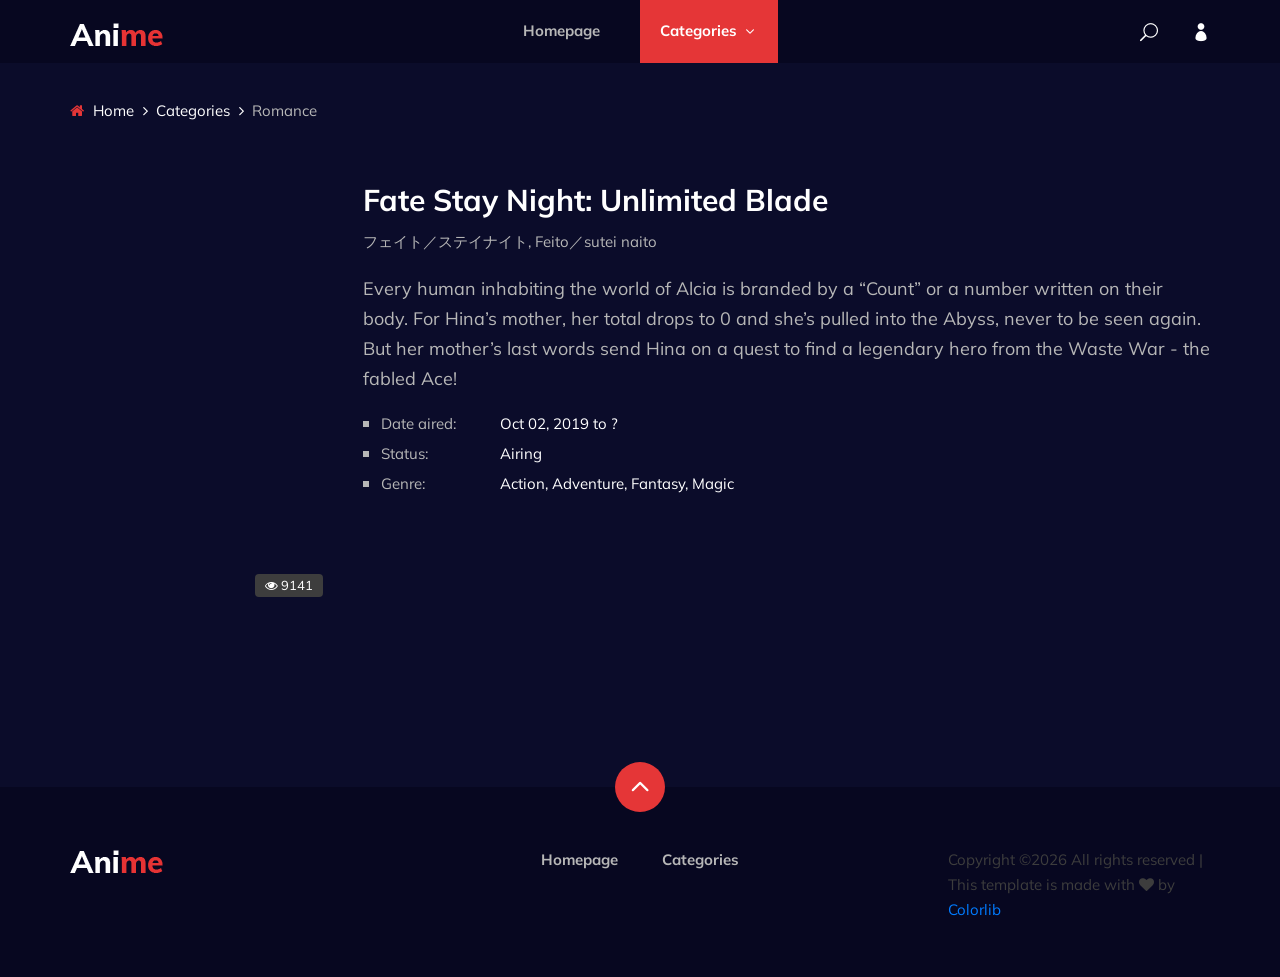
<file: layout/anime-details.html>
<!DOCTYPE html>
<html lang="zxx">

<head>
    <meta charset="UTF-8">
    <meta name="description" content="Anime Template">
    <meta name="keywords" content="Anime, unica, creative, html">
    <meta name="viewport" content="width=device-width, initial-scale=1.0">
    <meta http-equiv="X-UA-Compatible" content="ie=edge">
    <title>Anime | Template</title>

    <!-- Google Font -->
    <link href="https://fonts.googleapis.com/css2?family=Oswald:wght@300;400;500;600;700&display=swap" rel="stylesheet">
    <link href="https://fonts.googleapis.com/css2?family=Mulish:wght@300;400;500;600;700;800;900&display=swap"
        rel="stylesheet">
    <link rel="stylesheet" href="https://unpkg.com/swiper@8/swiper-bundle.min.css" />
    <!-- Css Styles -->
    <link rel="stylesheet" href="css/bootstrap.min.css" type="text/css">
    <link rel="stylesheet" href="css/font-awesome.min.css" type="text/css">
    <link rel="stylesheet" href="css/elegant-icons.css" type="text/css">
    <link rel="stylesheet" href="css/style.css" type="text/css">
</head>

<body>
    <!-- Page Preloader -->
    <div id="preloader" class="preloader">
        <div class="loader"></div>
    </div>

    <!-- Header Section Begin -->
    <header class="header">
        <div class="container">
            <div class="row">
                <div class="col-lg-2">
                    <div class="header__logo">
                        <a href="./index.html">
                            <img src="img/logo.png" alt="">
                        </a>
                    </div>
                </div>
                <div class="col-lg-8">
                    <div class="header__nav">
                        <nav class="header__menu mobile-menu">
                            <ul>
                                <li><a href="./index.html">Homepage</a></li>
                                <li class="active"><a href="./categories.html">Categories <span class="arrow_carrot-down"></span></a>
                                    <ul class="dropdown">
                                        <li><a href="./categories.html">Categories</a></li>
                                    </ul>
                                </li>
                            </ul>
                        </nav>
                    </div>
                </div>
                <div class="col-lg-2">
                    <div class="header__right">
                        <a href="#" class="search-switch"><span class="icon_search"></span></a>
                        <a href="./login.html"><span class="icon_profile"></span></a>
                    </div>
                </div>
            </div>
            <div id="mobile-menu-wrap"></div>
        </div>
    </header>
    <!-- Header End -->

    <!-- Breadcrumb Begin -->
    <div class="breadcrumb-option">
        <div class="container">
            <div class="row">
                <div class="col-lg-12">
                    <div class="breadcrumb__links">
                        <a href="./index.html"><i class="fa fa-home"></i> Home</a>
                        <a href="./categories.html">Categories</a>
                        <span>Romance</span>
                    </div>
                </div>
            </div>
        </div>
    </div>
    <!-- Breadcrumb End -->

    <!-- Anime Section Begin -->
    <section class="anime-details spad">
        <div class="container">
            <div class="anime__details__content">
                <div class="row">
                    <div class="col-lg-3">
                        <div class="anime__details__pic set-bg" data-setbg="img/anime/details-pic.jpg">
                            <div class="view"><i class="fa fa-eye"></i> 9141</div>
                        </div>
                    </div>
                    <div class="col-lg-9">
                        <div class="anime__details__text">
                            <div class="anime__details__title">
                                <h3>Fate Stay Night: Unlimited Blade</h3>
                                <span>フェイト／ステイナイト, Feito／sutei naito</span>
                            </div>
   
                            <p>Every human inhabiting the world of Alcia is branded by a “Count” or a number written on
                                their body. For Hina’s mother, her total drops to 0 and she’s pulled into the Abyss,
                                never to be seen again. But her mother’s last words send Hina on a quest to find a
                            legendary hero from the Waste War - the fabled Ace!</p>
                            <div class="anime__details__widget">
                                <div class="row">
                                    <div class="col-lg-6 col-md-6">
                                        <ul>
                                            <li><span>Date aired:</span> Oct 02, 2019 to ?</li>
                                            <li><span>Status:</span> Airing</li>
                                            <li><span>Genre:</span> Action, Adventure, Fantasy, Magic</li>
                                        </ul>
                                    </div>
                                    <div class="col-lg-6 col-md-6">
                                    </div>
                                </div>
                            </div>
                        </div>
                    </div>
                </div>
            </div>
        </section>
        <!-- Anime Section End -->

        <!-- Footer Section Begin -->
        <footer class="footer">
            <div class="page-up">
                <a href="#" id="scrollToTopButton"><span class="arrow_carrot-up"></span></a>
            </div>
            <div class="container">
                <div class="row">
                    <div class="col-lg-3">
                        <div class="footer__logo">
                            <a href="./index.html"><img src="img/logo.png" alt=""></a>
                        </div>
                    </div>
                    <div class="col-lg-6">
                        <div class="footer__nav">
                            <ul>
                                <li class="active"><a href="./index.html">Homepage</a></li>
                                <li><a href="./categories.html">Categories</a></li>
                            </ul>
                        </div>
                    </div>
                    <div class="col-lg-3">
                        <p><!-- Link back to Colorlib can't be removed. Template is licensed under CC BY 3.0. -->
                          Copyright &copy;<script>document.write(new Date().getFullYear());</script> All rights reserved | This template is made with <i class="fa fa-heart" aria-hidden="true"></i> by <a href="https://colorlib.com" target="_blank">Colorlib</a>
                          <!-- Link back to Colorlib can't be removed. Template is licensed under CC BY 3.0. --></p>

                      </div>
                  </div>
              </div>
          </footer>
          <!-- Footer Section End -->

          <!-- Search model Begin -->
          <div class="search-model">
            <div class="h-100 d-flex align-items-center justify-content-center">
                <div class="search-close-switch"><i class="icon_close"></i></div>
                <form class="search-model-form">
                    <input type="text" id="search-input" placeholder="Search here.....">
                </form>
            </div>
        </div>
        <!-- Search model end -->

        <!-- Js Plugins -->
    </body>

    </html>
</file>
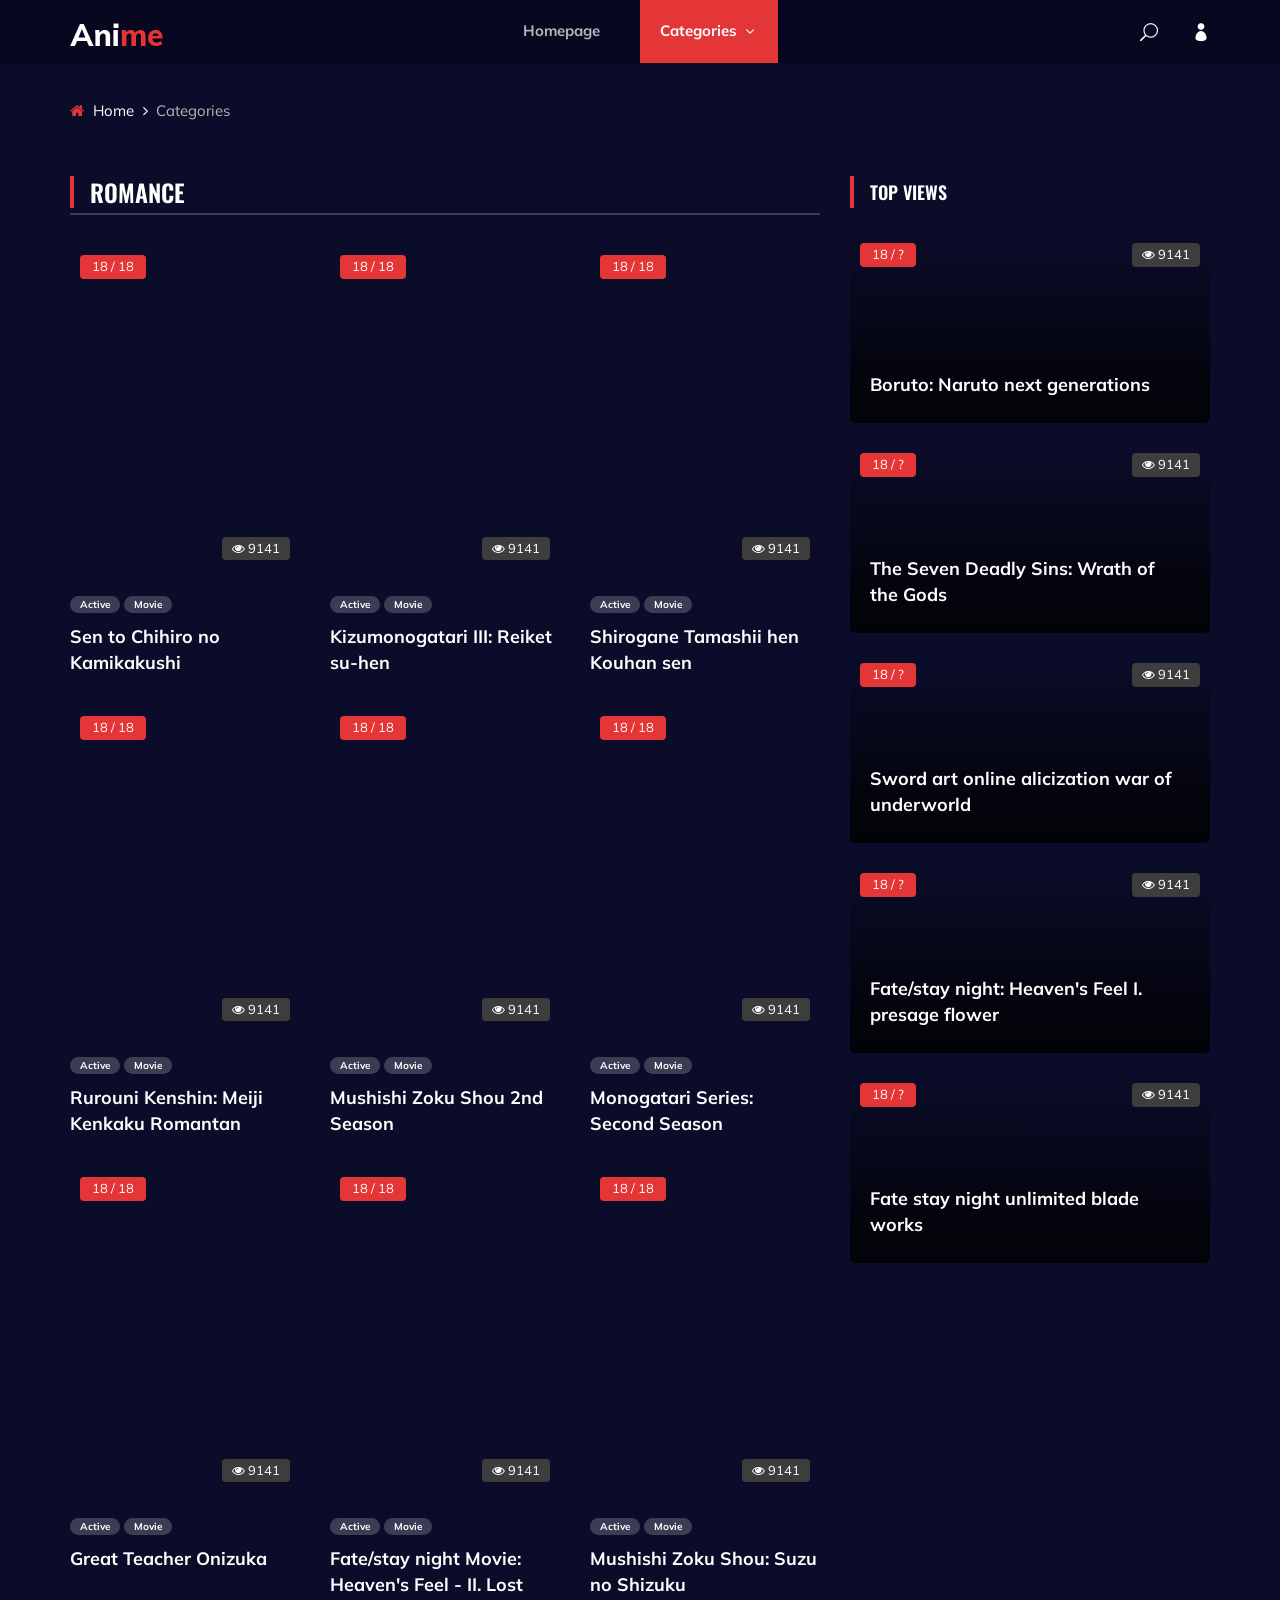
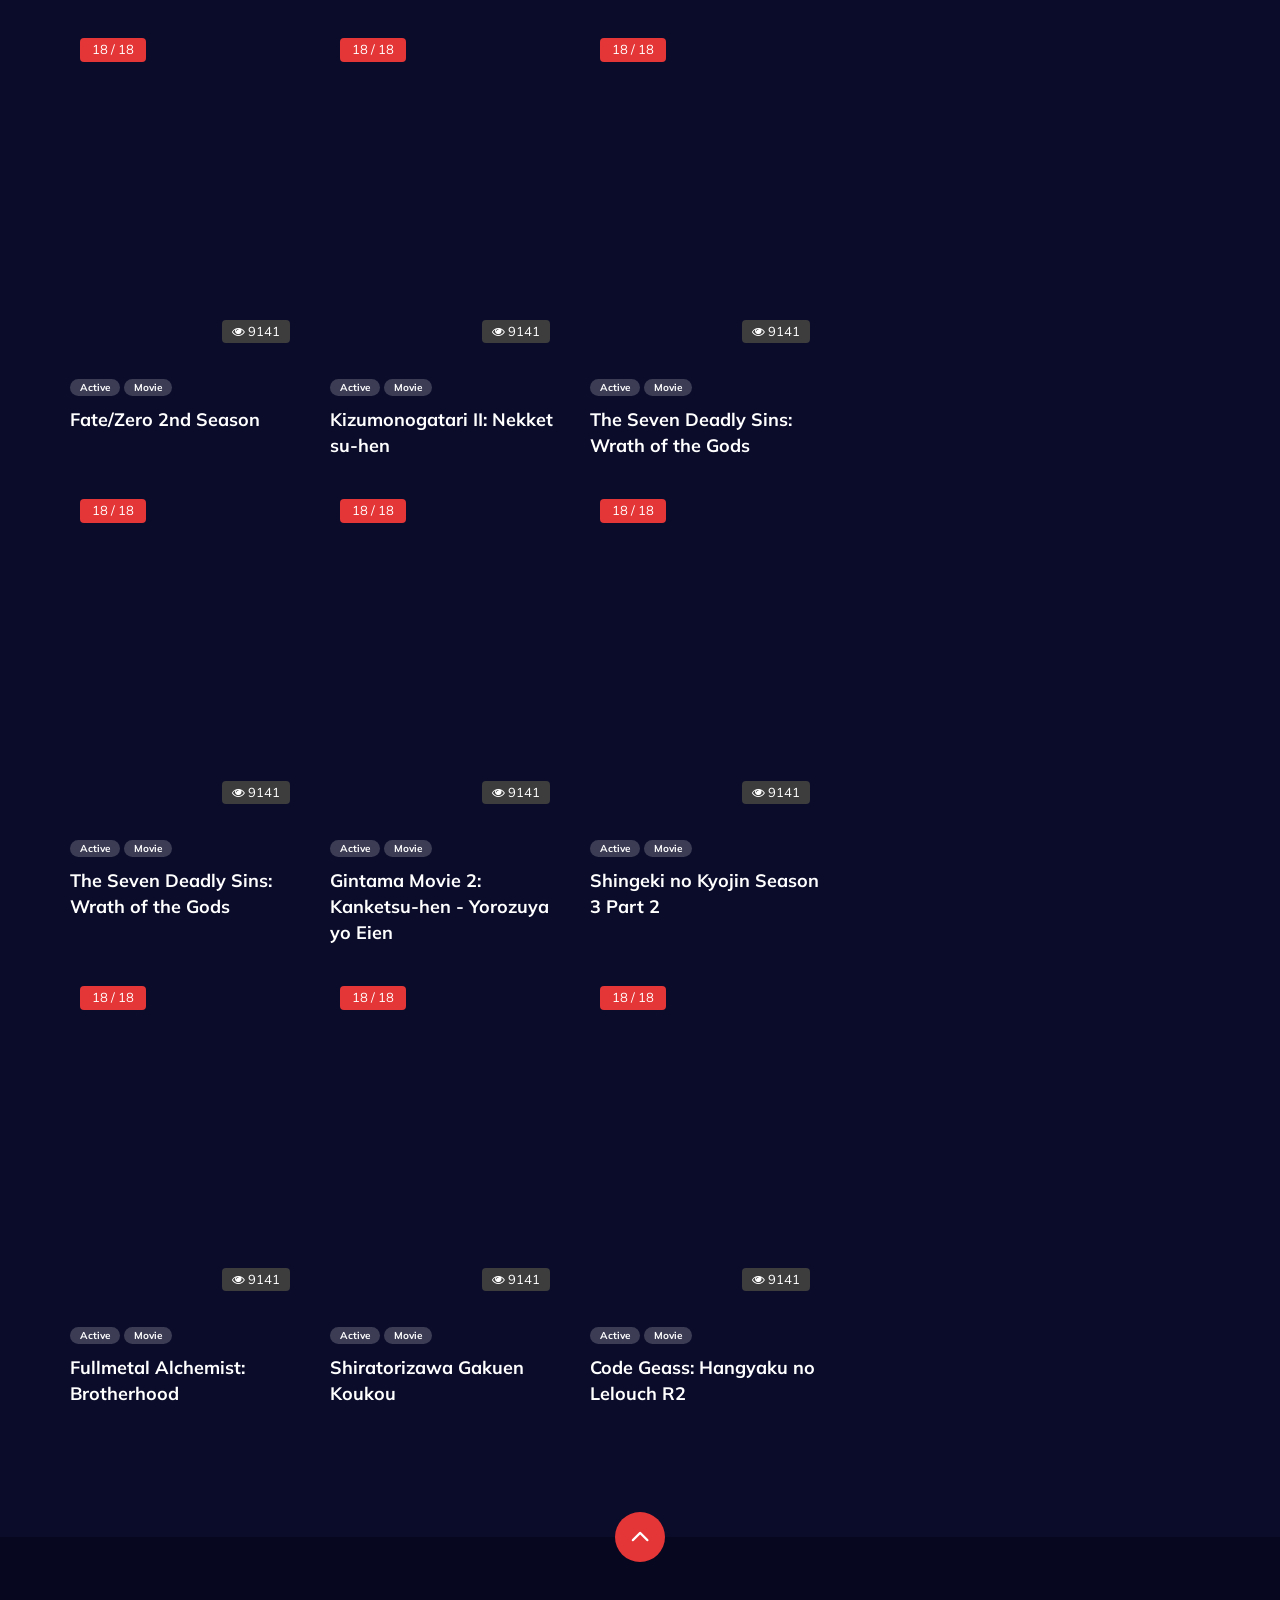
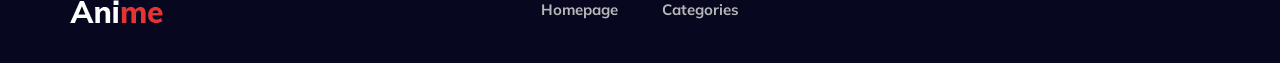
<file: layout/categories.html>
<!DOCTYPE html>
<html lang="zxx">

<head>
    <meta charset="UTF-8">
    <meta name="description" content="Anime Template">
    <meta name="keywords" content="Anime, unica, creative, html">
    <meta name="viewport" content="width=device-width, initial-scale=1.0">
    <meta http-equiv="X-UA-Compatible" content="ie=edge">
    <title>Anime | Template</title>

    <!-- Google Font -->
    <link href="https://fonts.googleapis.com/css2?family=Oswald:wght@300;400;500;600;700&display=swap" rel="stylesheet">
    <link href="https://fonts.googleapis.com/css2?family=Mulish:wght@300;400;500;600;700;800;900&display=swap"
        rel="stylesheet">
    <link rel="stylesheet" href="https://unpkg.com/swiper@8/swiper-bundle.min.css" />
    <!-- Css Styles -->
    <link rel="stylesheet" href="css/bootstrap.min.css" type="text/css">
    <link rel="stylesheet" href="css/font-awesome.min.css" type="text/css">
    <link rel="stylesheet" href="css/elegant-icons.css" type="text/css">
    <link rel="stylesheet" href="css/style.css" type="text/css">
</head>

<body>
    <!-- Page Preloader -->
    <div id="preloader" class="preloader">
        <div class="loader"></div>
    </div>

    <!-- Header Section Begin -->
    <header class="header">
        <div class="container">
            <div class="row">
                <div class="col-lg-2">
                    <div class="header__logo">
                        <a href="./index.html">
                            <img src="img/logo.png" alt="">
                        </a>
                    </div>
                </div>
                <div class="col-lg-8">
                    <div class="header__nav">
                        <nav class="header__menu mobile-menu">
                            <ul>
                                <li><a href="./index.html">Homepage</a></li>
                                <li class="active">
                                    <a href="./categories.html">
                                        Categories <span class="arrow_carrot-down"></span>
                                    </a>
                                    
                                    <ul class="dropdown">
                                        <li><a href="./categories.html">Categories</a></li>
                                    </ul>
                                </li>
                            </ul>
                        </nav>
                    </div>
                </div>
                <div class="col-lg-2">
                    <div class="header__right">
                        <a href="#" class="search-switch"><span class="icon_search"></span></a>
                        <a href="./login.html"><span class="icon_profile"></span></a>
                    </div>
                </div>
            </div>
            <div id="mobile-menu-wrap"></div>
        </div>
    </header>
    <!-- Header End -->

    <!-- Breadcrumb Begin -->
    <div class="breadcrumb-option">
        <div class="container">
            <div class="row">
                <div class="col-lg-12">
                    <div class="breadcrumb__links">
                        <a href="./index.html"><i class="fa fa-home"></i> Home</a>
                        <span>Categories</span>
                    </div>
                </div>
            </div>
        </div>
    </div>
    <!-- Breadcrumb End -->

    <!-- Product Section Begin -->
    <section class="product-page spad">
        <div class="container">
            <div class="row">
                <div class="col-lg-8">
                    <div class="product__page__content">
                        <div class="product__page__title">
                            <div class="row">
                                <div class="col-lg-8 col-md-8 col-sm-6">
                                    <div class="section-title">
                                        <h4>Romance</h4>
                                    </div>
                                </div>
                            </div>
                        </div>
                        <div class="row">
                            <div class="col-lg-4 col-md-6 col-sm-6">
                                <div class="product__item">
                                    <div class="product__item__pic set-bg" data-setbg="img/popular/popular-1.jpg">
                                        <div class="ep">18 / 18</div>
                                        <div class="view"><i class="fa fa-eye"></i> 9141</div>
                                    </div>
                                    <div class="product__item__text">
                                        <ul>
                                            <li>Active</li>
                                            <li>Movie</li>
                                        </ul>
                                        <h5><a href="#">Sen to Chihiro no Kamikakushi</a></h5>
                                    </div>
                                </div>
                            </div>
                            <div class="col-lg-4 col-md-6 col-sm-6">
                                <div class="product__item">
                                    <div class="product__item__pic set-bg" data-setbg="img/popular/popular-2.jpg">
                                        <div class="ep">18 / 18</div>
                                        <div class="view"><i class="fa fa-eye"></i> 9141</div>
                                    </div>
                                    <div class="product__item__text">
                                        <ul>
                                            <li>Active</li>
                                            <li>Movie</li>
                                        </ul>
                                        <h5><a href="#">Kizumonogatari III: Reiket su-hen</a></h5>
                                    </div>
                                </div>
                            </div>
                            <div class="col-lg-4 col-md-6 col-sm-6">
                                <div class="product__item">
                                    <div class="product__item__pic set-bg" data-setbg="img/popular/popular-3.jpg">
                                        <div class="ep">18 / 18</div>
                                        <div class="view"><i class="fa fa-eye"></i> 9141</div>
                                    </div>
                                    <div class="product__item__text">
                                        <ul>
                                            <li>Active</li>
                                            <li>Movie</li>
                                        </ul>
                                        <h5><a href="#">Shirogane Tamashii hen Kouhan sen</a></h5>
                                    </div>
                                </div>
                            </div>
                            <div class="col-lg-4 col-md-6 col-sm-6">
                                <div class="product__item">
                                    <div class="product__item__pic set-bg" data-setbg="img/popular/popular-4.jpg">
                                        <div class="ep">18 / 18</div>
                                        <div class="view"><i class="fa fa-eye"></i> 9141</div>
                                    </div>
                                    <div class="product__item__text">
                                        <ul>
                                            <li>Active</li>
                                            <li>Movie</li>
                                        </ul>
                                        <h5><a href="#">Rurouni Kenshin: Meiji Kenkaku Romantan</a></h5>
                                    </div>
                                </div>
                            </div>
                            <div class="col-lg-4 col-md-6 col-sm-6">
                                <div class="product__item">
                                    <div class="product__item__pic set-bg" data-setbg="img/popular/popular-5.jpg">
                                        <div class="ep">18 / 18</div>
                                        <div class="view"><i class="fa fa-eye"></i> 9141</div>
                                    </div>
                                    <div class="product__item__text">
                                        <ul>
                                            <li>Active</li>
                                            <li>Movie</li>
                                        </ul>
                                        <h5><a href="#">Mushishi Zoku Shou 2nd Season</a></h5>
                                    </div>
                                </div>
                            </div>
                            <div class="col-lg-4 col-md-6 col-sm-6">
                                <div class="product__item">
                                    <div class="product__item__pic set-bg" data-setbg="img/popular/popular-6.jpg">
                                        <div class="ep">18 / 18</div>
                                        <div class="view"><i class="fa fa-eye"></i> 9141</div>
                                    </div>
                                    <div class="product__item__text">
                                        <ul>
                                            <li>Active</li>
                                            <li>Movie</li>
                                        </ul>
                                        <h5><a href="#">Monogatari Series: Second Season</a></h5>
                                    </div>
                                </div>
                            </div>
                            <div class="col-lg-4 col-md-6 col-sm-6">
                                <div class="product__item">
                                    <div class="product__item__pic set-bg" data-setbg="img/recent/recent-1.jpg">
                                        <div class="ep">18 / 18</div>
                                        <div class="view"><i class="fa fa-eye"></i> 9141</div>
                                    </div>
                                    <div class="product__item__text">
                                        <ul>
                                            <li>Active</li>
                                            <li>Movie</li>
                                        </ul>
                                        <h5><a href="#">Great Teacher Onizuka</a></h5>
                                    </div>
                                </div>
                            </div>
                            <div class="col-lg-4 col-md-6 col-sm-6">
                                <div class="product__item">
                                    <div class="product__item__pic set-bg" data-setbg="img/recent/recent-2.jpg">
                                        <div class="ep">18 / 18</div>
                                        <div class="view"><i class="fa fa-eye"></i> 9141</div>
                                    </div>
                                    <div class="product__item__text">
                                        <ul>
                                            <li>Active</li>
                                            <li>Movie</li>
                                        </ul>
                                        <h5><a href="#">Fate/stay night Movie: Heaven's Feel - II. Lost</a></h5>
                                    </div>
                                </div>
                            </div>
                            <div class="col-lg-4 col-md-6 col-sm-6">
                                <div class="product__item">
                                    <div class="product__item__pic set-bg" data-setbg="img/recent/recent-3.jpg">
                                        <div class="ep">18 / 18</div>
                                        <div class="view"><i class="fa fa-eye"></i> 9141</div>
                                    </div>
                                    <div class="product__item__text">
                                        <ul>
                                            <li>Active</li>
                                            <li>Movie</li>
                                        </ul>
                                        <h5><a href="#">Mushishi Zoku Shou: Suzu no Shizuku</a></h5>
                                    </div>
                                </div>
                            </div>
                            <div class="col-lg-4 col-md-6 col-sm-6">
                                <div class="product__item">
                                    <div class="product__item__pic set-bg" data-setbg="img/recent/recent-4.jpg">
                                        <div class="ep">18 / 18</div>
                                        <div class="view"><i class="fa fa-eye"></i> 9141</div>
                                    </div>
                                    <div class="product__item__text">
                                        <ul>
                                            <li>Active</li>
                                            <li>Movie</li>
                                        </ul>
                                        <h5><a href="#">Fate/Zero 2nd Season</a></h5>
                                    </div>
                                </div>
                            </div>
                            <div class="col-lg-4 col-md-6 col-sm-6">
                                <div class="product__item">
                                    <div class="product__item__pic set-bg" data-setbg="img/recent/recent-5.jpg">
                                        <div class="ep">18 / 18</div>
                                        <div class="view"><i class="fa fa-eye"></i> 9141</div>
                                    </div>
                                    <div class="product__item__text">
                                        <ul>
                                            <li>Active</li>
                                            <li>Movie</li>
                                        </ul>
                                        <h5><a href="#">Kizumonogatari II: Nekket su-hen</a></h5>
                                    </div>
                                </div>
                            </div>
                            <div class="col-lg-4 col-md-6 col-sm-6">
                                <div class="product__item">
                                    <div class="product__item__pic set-bg" data-setbg="img/recent/recent-6.jpg">
                                        <div class="ep">18 / 18</div>
                                        <div class="view"><i class="fa fa-eye"></i> 9141</div>
                                    </div>
                                    <div class="product__item__text">
                                        <ul>
                                            <li>Active</li>
                                            <li>Movie</li>
                                        </ul>
                                        <h5><a href="#">The Seven Deadly Sins: Wrath of the Gods</a></h5>
                                    </div>
                                </div>
                            </div>
                            <div class="col-lg-4 col-md-6 col-sm-6">
                                <div class="product__item">
                                    <div class="product__item__pic set-bg" data-setbg="img/trending/trend-1.jpg">
                                        <div class="ep">18 / 18</div>
                                        <div class="view"><i class="fa fa-eye"></i> 9141</div>
                                    </div>
                                    <div class="product__item__text">
                                        <ul>
                                            <li>Active</li>
                                            <li>Movie</li>
                                        </ul>
                                        <h5><a href="#">The Seven Deadly Sins: Wrath of the Gods</a></h5>
                                    </div>
                                </div>
                            </div>
                            <div class="col-lg-4 col-md-6 col-sm-6">
                                <div class="product__item">
                                    <div class="product__item__pic set-bg" data-setbg="img/trending/trend-2.jpg">
                                        <div class="ep">18 / 18</div>
                                        <div class="view"><i class="fa fa-eye"></i> 9141</div>
                                    </div>
                                    <div class="product__item__text">
                                        <ul>
                                            <li>Active</li>
                                            <li>Movie</li>
                                        </ul>
                                        <h5><a href="#">Gintama Movie 2: Kanketsu-hen - Yorozuya yo Eien</a></h5>
                                    </div>
                                </div>
                            </div>
                            <div class="col-lg-4 col-md-6 col-sm-6">
                                <div class="product__item">
                                    <div class="product__item__pic set-bg" data-setbg="img/trending/trend-3.jpg">
                                        <div class="ep">18 / 18</div>
                                        <div class="view"><i class="fa fa-eye"></i> 9141</div>
                                    </div>
                                    <div class="product__item__text">
                                        <ul>
                                            <li>Active</li>
                                            <li>Movie</li>
                                        </ul>
                                        <h5><a href="#">Shingeki no Kyojin Season 3 Part 2</a></h5>
                                    </div>
                                </div>
                            </div>
                            <div class="col-lg-4 col-md-6 col-sm-6">
                                <div class="product__item">
                                    <div class="product__item__pic set-bg" data-setbg="img/trending/trend-4.jpg">
                                        <div class="ep">18 / 18</div>
                                        <div class="view"><i class="fa fa-eye"></i> 9141</div>
                                    </div>
                                    <div class="product__item__text">
                                        <ul>
                                            <li>Active</li>
                                            <li>Movie</li>
                                        </ul>
                                        <h5><a href="#">Fullmetal Alchemist: Brotherhood</a></h5>
                                    </div>
                                </div>
                            </div>
                            <div class="col-lg-4 col-md-6 col-sm-6">
                                <div class="product__item">
                                    <div class="product__item__pic set-bg" data-setbg="img/trending/trend-5.jpg">
                                        <div class="ep">18 / 18</div>
                                        <div class="view"><i class="fa fa-eye"></i> 9141</div>
                                    </div>
                                    <div class="product__item__text">
                                        <ul>
                                            <li>Active</li>
                                            <li>Movie</li>
                                        </ul>
                                        <h5><a href="#">Shiratorizawa Gakuen Koukou</a></h5>
                                    </div>
                                </div>
                            </div>
                            <div class="col-lg-4 col-md-6 col-sm-6">
                                <div class="product__item">
                                    <div class="product__item__pic set-bg" data-setbg="img/trending/trend-6.jpg">
                                        <div class="ep">18 / 18</div>
                                        <div class="view"><i class="fa fa-eye"></i> 9141</div>
                                    </div>
                                    <div class="product__item__text">
                                        <ul>
                                            <li>Active</li>
                                            <li>Movie</li>
                                        </ul>
                                        <h5><a href="#">Code Geass: Hangyaku no Lelouch R2</a></h5>
                                    </div>
                                </div>
                            </div>
                        </div>
                    </div>
                </div>
                <div class="col-lg-4 col-md-6 col-sm-8">
                    <div class="product__sidebar">
                        <div class="product__sidebar__view">
                            <div class="section-title">
                                <h5>Top Views</h5>
                            </div>
                            <div class="filter__gallery">
                                <div class="product__sidebar__view__item set-bg mix day years"
                                    data-setbg="img/sidebar/tv-1.jpg">
                                    <div class="ep">18 / ?</div>
                                    <div class="view"><i class="fa fa-eye"></i> 9141</div>
                                    <h5><a href="#">Boruto: Naruto next generations</a></h5>
                                </div>
                                <div class="product__sidebar__view__item set-bg mix month week"
                                    data-setbg="img/sidebar/tv-2.jpg">
                                    <div class="ep">18 / ?</div>
                                    <div class="view"><i class="fa fa-eye"></i> 9141</div>
                                    <h5><a href="#">The Seven Deadly Sins: Wrath of the Gods</a></h5>
                                </div>
                                <div class="product__sidebar__view__item set-bg mix week years"
                                    data-setbg="img/sidebar/tv-3.jpg">
                                    <div class="ep">18 / ?</div>
                                    <div class="view"><i class="fa fa-eye"></i> 9141</div>
                                    <h5><a href="#">Sword art online alicization war of underworld</a></h5>
                                </div>
                                <div class="product__sidebar__view__item set-bg mix years month"
                                    data-setbg="img/sidebar/tv-4.jpg">
                                    <div class="ep">18 / ?</div>
                                    <div class="view"><i class="fa fa-eye"></i> 9141</div>
                                    <h5><a href="#">Fate/stay night: Heaven's Feel I. presage flower</a></h5>
                                </div>
                                <div class="product__sidebar__view__item set-bg mix day"
                                    data-setbg="img/sidebar/tv-5.jpg">
                                    <div class="ep">18 / ?</div>
                                    <div class="view"><i class="fa fa-eye"></i> 9141</div>
                                    <h5><a href="#">Fate stay night unlimited blade works</a></h5>
                                </div>
                            </div>
                        </div>
                    </div>
                </div>
            </div>
        </div>
    </section>
    <!-- Product Section End -->

    <!-- Footer Section Begin -->
    <footer class="footer">
        <div class="page-up">
            <a href="#" id="scrollToTopButton"><span class="arrow_carrot-up"></span></a>
        </div>
        <div class="container">
            <div class="row">
                <div class="col-lg-3">
                    <div class="footer__logo">
                        <a href="./index.html"><img src="img/logo.png" alt=""></a>
                    </div>
                </div>
                <div class="col-lg-6">
                    <div class="footer__nav">
                        <ul>
                            <li class="active"><a href="./index.html">Homepage</a></li>
                            <li><a href="./categories.html">Categories</a></li>

                        </ul>
                    </div>
                </div>
            </div>
    </footer>
    <!-- Footer Section End -->

    <!-- Search model Begin -->
    <div class="search-model">
        <div class="h-100 d-flex align-items-center justify-content-center">
            <div class="search-close-switch"><i class="icon_close"></i></div>
            <form class="search-model-form">
                <input type="text" id="search-input" placeholder="Search here.....">
            </form>
        </div>
    </div>
    <!-- Search model end -->

    <!-- Js Plugins -->
    <script>
        const params = new URLSearchParams(window.location.search)
        console.log(params.get("ganre"));
    </script>
</body>

</html>
</file>
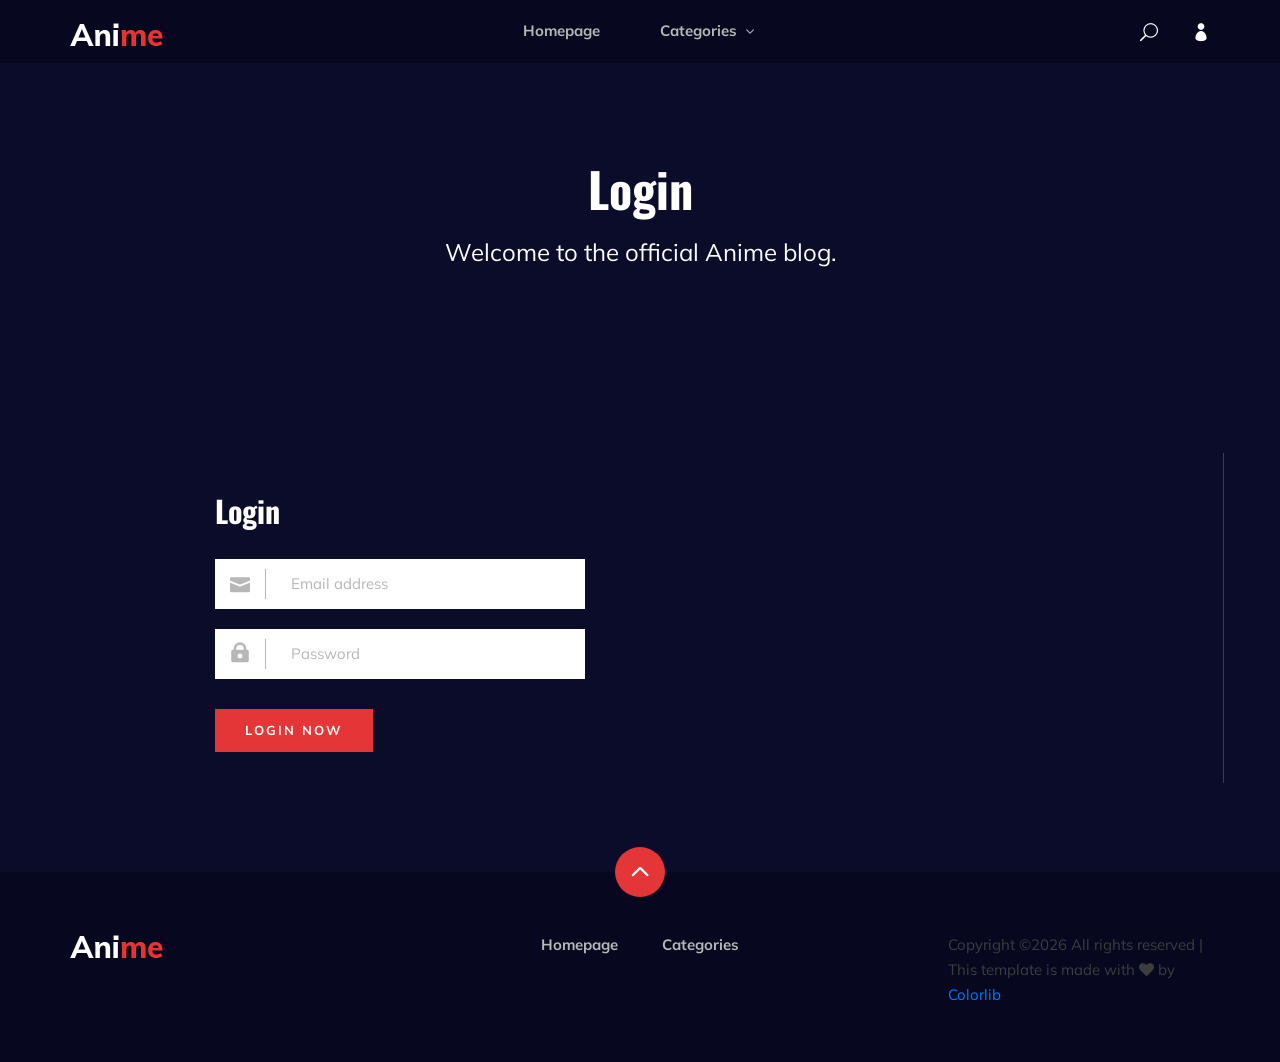
<file: layout/login.html>
<!DOCTYPE html>
<html lang="zxx">

<head>
    <meta charset="UTF-8">
    <meta name="description" content="Anime Template">
    <meta name="keywords" content="Anime, unica, creative, html">
    <meta name="viewport" content="width=device-width, initial-scale=1.0">
    <meta http-equiv="X-UA-Compatible" content="ie=edge">
    <title>Anime | Template</title>

    <!-- Google Font -->
    <link href="https://fonts.googleapis.com/css2?family=Oswald:wght@300;400;500;600;700&display=swap" rel="stylesheet">
    <link href="https://fonts.googleapis.com/css2?family=Mulish:wght@300;400;500;600;700;800;900&display=swap"
        rel="stylesheet">
    <link rel="stylesheet" href="https://unpkg.com/swiper@8/swiper-bundle.min.css" />
    <!-- Css Styles -->
    <link rel="stylesheet" href="css/bootstrap.min.css" type="text/css">
    <link rel="stylesheet" href="css/font-awesome.min.css" type="text/css">
    <link rel="stylesheet" href="css/elegant-icons.css" type="text/css">
    <link rel="stylesheet" href="css/style.css" type="text/css">
</head>

<body>
    <!-- Page Preloader -->
    <div id="preloader" class="preloader">
        <div class="loader"></div>
    </div>

    <!-- Header Section Begin -->
    <header class="header">
        <div class="container">
            <div class="row">
                <div class="col-lg-2">
                    <div class="header__logo">
                        <a href="./index.html">
                            <img src="img/logo.png" alt="">
                        </a>
                    </div>
                </div>
                <div class="col-lg-8">
                    <div class="header__nav">
                        <nav class="header__menu mobile-menu">
                            <ul>
                                <li><a href="./index.html">Homepage</a></li>
                                <li><a href="./categories.html">Categories <span class="arrow_carrot-down"></span></a>
                                    <ul class="dropdown">
                                        <li><a href="./categories.html">Categories</a></li>
                                    </ul>
                                </li>
                            </ul>
                        </nav>
                    </div>
                </div>
                <div class="col-lg-2">
                    <div class="header__right">
                        <a href="#" class="search-switch"><span class="icon_search"></span></a>
                        <a href="./login.html"><span class="icon_profile"></span></a>
                    </div>
                </div>
            </div>
            <div id="mobile-menu-wrap"></div>
        </div>
    </header>
    <!-- Header End -->

    <!-- Normal Breadcrumb Begin -->
    <section class="normal-breadcrumb set-bg" data-setbg="img/normal-breadcrumb.jpg">
        <div class="container">
            <div class="row">
                <div class="col-lg-12 text-center">
                    <div class="normal__breadcrumb__text">
                        <h2>Login</h2>
                        <p>Welcome to the official Anime blog.</p>
                    </div>
                </div>
            </div>
        </div>
    </section>
    <!-- Normal Breadcrumb End -->

    <!-- Login Section Begin -->
    <section class="login spad">
        <div class="container">
            <div class="row">
                <div class="col-lg-12">
                    <div class="login__form">
                        <h3>Login</h3>
                        <form action="#">
                            <div class="input__item">
                                <input type="text" placeholder="Email address">
                                <span class="icon_mail"></span>
                            </div>
                            <div class="input__item">
                                <input type="text" placeholder="Password">
                                <span class="icon_lock"></span>
                            </div>
                            <button type="submit" class="site-btn">Login Now</button>
                        </form>
                    </div>
                </div>
            </div>
        </div>
    </section>
    <!-- Login Section End -->

    <!-- Footer Section Begin -->
    <footer class="footer">
        <div class="page-up">
            <a href="#" id="scrollToTopButton"><span class="arrow_carrot-up"></span></a>
        </div>
        <div class="container">
            <div class="row">
                <div class="col-lg-3">
                    <div class="footer__logo">
                        <a href="./index.html"><img src="img/logo.png" alt=""></a>
                    </div>
                </div>
                <div class="col-lg-6">
                    <div class="footer__nav">
                        <ul>
                            <li class="active"><a href="./index.html">Homepage</a></li>
                            <li><a href="./categories.html">Categories</a></li>
                        </ul>
                    </div>
                </div>
                <div class="col-lg-3">
                    <p><!-- Link back to Colorlib can't be removed. Template is licensed under CC BY 3.0. -->
                      Copyright &copy;<script>document.write(new Date().getFullYear());</script> All rights reserved | This template is made with <i class="fa fa-heart" aria-hidden="true"></i> by <a href="https://colorlib.com" target="_blank">Colorlib</a>
                      <!-- Link back to Colorlib can't be removed. Template is licensed under CC BY 3.0. --></p>

                  </div>
              </div>
          </div>
      </footer>
      <!-- Footer Section End -->

      <!-- Search model Begin -->
      <div class="search-model">
        <div class="h-100 d-flex align-items-center justify-content-center">
            <div class="search-close-switch"><i class="icon_close"></i></div>
            <form class="search-model-form">
                <input type="text" id="search-input" placeholder="Search here.....">
            </form>
        </div>
    </div>
    <!-- Search model end -->

    <!-- Js Plugins -->
</body>

</html>
</file>
<file: layout/css/elegant-icons.css>
@font-face {
	font-family: 'ElegantIcons';
	src:url('../fonts/ElegantIcons.eot');
	src:url('../fonts/ElegantIcons.eot?#iefix') format('embedded-opentype'),
		url('../fonts/ElegantIcons.woff') format('woff'),
		url('../fonts/ElegantIcons.ttf') format('truetype'),
		url('../fonts/ElegantIcons.svg#ElegantIcons') format('svg');
	font-weight: normal;
	font-style: normal;
}

/* Use the following CSS code if you want to use data attributes for inserting your icons */
[data-icon]:before {
	font-family: 'ElegantIcons';
	content: attr(data-icon);
	speak: none;
	font-weight: normal;
	font-variant: normal;
	text-transform: none;
	line-height: 1;
	-webkit-font-smoothing: antialiased;
	-moz-osx-font-smoothing: grayscale;
}

/* Use the following CSS code if you want to have a class per icon */
/*
Instead of a list of all class selectors,
you can use the generic selector below, but it's slower:
[class*="your-class-prefix"] {
*/
.arrow_up, .arrow_down, .arrow_left, .arrow_right, .arrow_left-up, .arrow_right-up, .arrow_right-down, .arrow_left-down, .arrow-up-down, .arrow_up-down_alt, .arrow_left-right_alt, .arrow_left-right, .arrow_expand_alt2, .arrow_expand_alt, .arrow_condense, .arrow_expand, .arrow_move, .arrow_carrot-up, .arrow_carrot-down, .arrow_carrot-left, .arrow_carrot-right, .arrow_carrot-2up, .arrow_carrot-2down, .arrow_carrot-2left, .arrow_carrot-2right, .arrow_carrot-up_alt2, .arrow_carrot-down_alt2, .arrow_carrot-left_alt2, .arrow_carrot-right_alt2, .arrow_carrot-2up_alt2, .arrow_carrot-2down_alt2, .arrow_carrot-2left_alt2, .arrow_carrot-2right_alt2, .arrow_triangle-up, .arrow_triangle-down, .arrow_triangle-left, .arrow_triangle-right, .arrow_triangle-up_alt2, .arrow_triangle-down_alt2, .arrow_triangle-left_alt2, .arrow_triangle-right_alt2, .arrow_back, .icon_minus-06, .icon_plus, .icon_close, .icon_check, .icon_minus_alt2, .icon_plus_alt2, .icon_close_alt2, .icon_check_alt2, .icon_zoom-out_alt, .icon_zoom-in_alt, .icon_search, .icon_box-empty, .icon_box-selected, .icon_minus-box, .icon_plus-box, .icon_box-checked, .icon_circle-empty, .icon_circle-slelected, .icon_stop_alt2, .icon_stop, .icon_pause_alt2, .icon_pause, .icon_menu, .icon_menu-square_alt2, .icon_menu-circle_alt2, .icon_ul, .icon_ol, .icon_adjust-horiz, .icon_adjust-vert, .icon_document_alt, .icon_documents_alt, .icon_pencil, .icon_pencil-edit_alt, .icon_pencil-edit, .icon_folder-alt, .icon_folder-open_alt, .icon_folder-add_alt, .icon_info_alt, .icon_error-oct_alt, .icon_error-circle_alt, .icon_error-triangle_alt, .icon_question_alt2, .icon_question, .icon_comment_alt, .icon_chat_alt, .icon_vol-mute_alt, .icon_volume-low_alt, .icon_volume-high_alt, .icon_quotations, .icon_quotations_alt2, .icon_clock_alt, .icon_lock_alt, .icon_lock-open_alt, .icon_key_alt, .icon_cloud_alt, .icon_cloud-upload_alt, .icon_cloud-download_alt, .icon_image, .icon_images, .icon_lightbulb_alt, .icon_gift_alt, .icon_house_alt, .icon_genius, .icon_mobile, .icon_tablet, .icon_laptop, .icon_desktop, .icon_camera_alt, .icon_mail_alt, .icon_cone_alt, .icon_ribbon_alt, .icon_bag_alt, .icon_creditcard, .icon_cart_alt, .icon_paperclip, .icon_tag_alt, .icon_tags_alt, .icon_trash_alt, .icon_cursor_alt, .icon_mic_alt, .icon_compass_alt, .icon_pin_alt, .icon_pushpin_alt, .icon_map_alt, .icon_drawer_alt, .icon_toolbox_alt, .icon_book_alt, .icon_calendar, .icon_film, .icon_table, .icon_contacts_alt, .icon_headphones, .icon_lifesaver, .icon_piechart, .icon_refresh, .icon_link_alt, .icon_link, .icon_loading, .icon_blocked, .icon_archive_alt, .icon_heart_alt, .icon_star_alt, .icon_star-half_alt, .icon_star, .icon_star-half, .icon_tools, .icon_tool, .icon_cog, .icon_cogs, .arrow_up_alt, .arrow_down_alt, .arrow_left_alt, .arrow_right_alt, .arrow_left-up_alt, .arrow_right-up_alt, .arrow_right-down_alt, .arrow_left-down_alt, .arrow_condense_alt, .arrow_expand_alt3, .arrow_carrot_up_alt, .arrow_carrot-down_alt, .arrow_carrot-left_alt, .arrow_carrot-right_alt, .arrow_carrot-2up_alt, .arrow_carrot-2dwnn_alt, .arrow_carrot-2left_alt, .arrow_carrot-2right_alt, .arrow_triangle-up_alt, .arrow_triangle-down_alt, .arrow_triangle-left_alt, .arrow_triangle-right_alt, .icon_minus_alt, .icon_plus_alt, .icon_close_alt, .icon_check_alt, .icon_zoom-out, .icon_zoom-in, .icon_stop_alt, .icon_menu-square_alt, .icon_menu-circle_alt, .icon_document, .icon_documents, .icon_pencil_alt, .icon_folder, .icon_folder-open, .icon_folder-add, .icon_folder_upload, .icon_folder_download, .icon_info, .icon_error-circle, .icon_error-oct, .icon_error-triangle, .icon_question_alt, .icon_comment, .icon_chat, .icon_vol-mute, .icon_volume-low, .icon_volume-high, .icon_quotations_alt, .icon_clock, .icon_lock, .icon_lock-open, .icon_key, .icon_cloud, .icon_cloud-upload, .icon_cloud-download, .icon_lightbulb, .icon_gift, .icon_house, .icon_camera, .icon_mail, .icon_cone, .icon_ribbon, .icon_bag, .icon_cart, .icon_tag, .icon_tags, .icon_trash, .icon_cursor, .icon_mic, .icon_compass, .icon_pin, .icon_pushpin, .icon_map, .icon_drawer, .icon_toolbox, .icon_book, .icon_contacts, .icon_archive, .icon_heart, .icon_profile, .icon_group, .icon_grid-2x2, .icon_grid-3x3, .icon_music, .icon_pause_alt, .icon_phone, .icon_upload, .icon_download, .social_facebook, .social_twitter, .social_pinterest, .social_googleplus, .social_tumblr, .social_tumbleupon, .social_wordpress, .social_instagram, .social_dribbble, .social_vimeo, .social_linkedin, .social_rss, .social_deviantart, .social_share, .social_myspace, .social_skype, .social_youtube, .social_picassa, .social_googledrive, .social_flickr, .social_blogger, .social_spotify, .social_delicious, .social_facebook_circle, .social_twitter_circle, .social_pinterest_circle, .social_googleplus_circle, .social_tumblr_circle, .social_stumbleupon_circle, .social_wordpress_circle, .social_instagram_circle, .social_dribbble_circle, .social_vimeo_circle, .social_linkedin_circle, .social_rss_circle, .social_deviantart_circle, .social_share_circle, .social_myspace_circle, .social_skype_circle, .social_youtube_circle, .social_picassa_circle, .social_googledrive_alt2, .social_flickr_circle, .social_blogger_circle, .social_spotify_circle, .social_delicious_circle, .social_facebook_square, .social_twitter_square, .social_pinterest_square, .social_googleplus_square, .social_tumblr_square, .social_stumbleupon_square, .social_wordpress_square, .social_instagram_square, .social_dribbble_square, .social_vimeo_square, .social_linkedin_square, .social_rss_square, .social_deviantart_square, .social_share_square, .social_myspace_square, .social_skype_square, .social_youtube_square, .social_picassa_square, .social_googledrive_square, .social_flickr_square, .social_blogger_square, .social_spotify_square, .social_delicious_square, .icon_printer, .icon_calulator, .icon_building, .icon_floppy, .icon_drive, .icon_search-2, .icon_id, .icon_id-2, .icon_puzzle, .icon_like, .icon_dislike, .icon_mug, .icon_currency, .icon_wallet, .icon_pens, .icon_easel, .icon_flowchart, .icon_datareport, .icon_briefcase, .icon_shield, .icon_percent, .icon_globe, .icon_globe-2, .icon_target, .icon_hourglass, .icon_balance, .icon_rook, .icon_printer-alt, .icon_calculator_alt, .icon_building_alt, .icon_floppy_alt, .icon_drive_alt, .icon_search_alt, .icon_id_alt, .icon_id-2_alt, .icon_puzzle_alt, .icon_like_alt, .icon_dislike_alt, .icon_mug_alt, .icon_currency_alt, .icon_wallet_alt, .icon_pens_alt, .icon_easel_alt, .icon_flowchart_alt, .icon_datareport_alt, .icon_briefcase_alt, .icon_shield_alt, .icon_percent_alt, .icon_globe_alt, .icon_clipboard {
	font-family: 'ElegantIcons';
	speak: none;
	font-style: normal;
	font-weight: normal;
	font-variant: normal;
	text-transform: none;
	line-height: 1;
	-webkit-font-smoothing: antialiased;
}
.arrow_up:before {
	content: "\21";
}
.arrow_down:before {
	content: "\22";
}
.arrow_left:before {
	content: "\23";
}
.arrow_right:before {
	content: "\24";
}
.arrow_left-up:before {
	content: "\25";
}
.arrow_right-up:before {
	content: "\26";
}
.arrow_right-down:before {
	content: "\27";
}
.arrow_left-down:before {
	content: "\28";
}
.arrow-up-down:before {
	content: "\29";
}
.arrow_up-down_alt:before {
	content: "\2a";
}
.arrow_left-right_alt:before {
	content: "\2b";
}
.arrow_left-right:before {
	content: "\2c";
}
.arrow_expand_alt2:before {
	content: "\2d";
}
.arrow_expand_alt:before {
	content: "\2e";
}
.arrow_condense:before {
	content: "\2f";
}
.arrow_expand:before {
	content: "\30";
}
.arrow_move:before {
	content: "\31";
}
.arrow_carrot-up:before {
	content: "\32";
}
.arrow_carrot-down:before {
	content: "\33";
}
.arrow_carrot-left:before {
	content: "\34";
}
.arrow_carrot-right:before {
	content: "\35";
}
.arrow_carrot-2up:before {
	content: "\36";
}
.arrow_carrot-2down:before {
	content: "\37";
}
.arrow_carrot-2left:before {
	content: "\38";
}
.arrow_carrot-2right:before {
	content: "\39";
}
.arrow_carrot-up_alt2:before {
	content: "\3a";
}
.arrow_carrot-down_alt2:before {
	content: "\3b";
}
.arrow_carrot-left_alt2:before {
	content: "\3c";
}
.arrow_carrot-right_alt2:before {
	content: "\3d";
}
.arrow_carrot-2up_alt2:before {
	content: "\3e";
}
.arrow_carrot-2down_alt2:before {
	content: "\3f";
}
.arrow_carrot-2left_alt2:before {
	content: "\40";
}
.arrow_carrot-2right_alt2:before {
	content: "\41";
}
.arrow_triangle-up:before {
	content: "\42";
}
.arrow_triangle-down:before {
	content: "\43";
}
.arrow_triangle-left:before {
	content: "\44";
}
.arrow_triangle-right:before {
	content: "\45";
}
.arrow_triangle-up_alt2:before {
	content: "\46";
}
.arrow_triangle-down_alt2:before {
	content: "\47";
}
.arrow_triangle-left_alt2:before {
	content: "\48";
}
.arrow_triangle-right_alt2:before {
	content: "\49";
}
.arrow_back:before {
	content: "\4a";
}
.icon_minus-06:before {
	content: "\4b";
}
.icon_plus:before {
	content: "\4c";
}
.icon_close:before {
	content: "\4d";
}
.icon_check:before {
	content: "\4e";
}
.icon_minus_alt2:before {
	content: "\4f";
}
.icon_plus_alt2:before {
	content: "\50";
}
.icon_close_alt2:before {
	content: "\51";
}
.icon_check_alt2:before {
	content: "\52";
}
.icon_zoom-out_alt:before {
	content: "\53";
}
.icon_zoom-in_alt:before {
	content: "\54";
}
.icon_search:before {
	content: "\55";
}
.icon_box-empty:before {
	content: "\56";
}
.icon_box-selected:before {
	content: "\57";
}
.icon_minus-box:before {
	content: "\58";
}
.icon_plus-box:before {
	content: "\59";
}
.icon_box-checked:before {
	content: "\5a";
}
.icon_circle-empty:before {
	content: "\5b";
}
.icon_circle-slelected:before {
	content: "\5c";
}
.icon_stop_alt2:before {
	content: "\5d";
}
.icon_stop:before {
	content: "\5e";
}
.icon_pause_alt2:before {
	content: "\5f";
}
.icon_pause:before {
	content: "\60";
}
.icon_menu:before {
	content: "\61";
}
.icon_menu-square_alt2:before {
	content: "\62";
}
.icon_menu-circle_alt2:before {
	content: "\63";
}
.icon_ul:before {
	content: "\64";
}
.icon_ol:before {
	content: "\65";
}
.icon_adjust-horiz:before {
	content: "\66";
}
.icon_adjust-vert:before {
	content: "\67";
}
.icon_document_alt:before {
	content: "\68";
}
.icon_documents_alt:before {
	content: "\69";
}
.icon_pencil:before {
	content: "\6a";
}
.icon_pencil-edit_alt:before {
	content: "\6b";
}
.icon_pencil-edit:before {
	content: "\6c";
}
.icon_folder-alt:before {
	content: "\6d";
}
.icon_folder-open_alt:before {
	content: "\6e";
}
.icon_folder-add_alt:before {
	content: "\6f";
}
.icon_info_alt:before {
	content: "\70";
}
.icon_error-oct_alt:before {
	content: "\71";
}
.icon_error-circle_alt:before {
	content: "\72";
}
.icon_error-triangle_alt:before {
	content: "\73";
}
.icon_question_alt2:before {
	content: "\74";
}
.icon_question:before {
	content: "\75";
}
.icon_comment_alt:before {
	content: "\76";
}
.icon_chat_alt:before {
	content: "\77";
}
.icon_vol-mute_alt:before {
	content: "\78";
}
.icon_volume-low_alt:before {
	content: "\79";
}
.icon_volume-high_alt:before {
	content: "\7a";
}
.icon_quotations:before {
	content: "\7b";
}
.icon_quotations_alt2:before {
	content: "\7c";
}
.icon_clock_alt:before {
	content: "\7d";
}
.icon_lock_alt:before {
	content: "\7e";
}
.icon_lock-open_alt:before {
	content: "\e000";
}
.icon_key_alt:before {
	content: "\e001";
}
.icon_cloud_alt:before {
	content: "\e002";
}
.icon_cloud-upload_alt:before {
	content: "\e003";
}
.icon_cloud-download_alt:before {
	content: "\e004";
}
.icon_image:before {
	content: "\e005";
}
.icon_images:before {
	content: "\e006";
}
.icon_lightbulb_alt:before {
	content: "\e007";
}
.icon_gift_alt:before {
	content: "\e008";
}
.icon_house_alt:before {
	content: "\e009";
}
.icon_genius:before {
	content: "\e00a";
}
.icon_mobile:before {
	content: "\e00b";
}
.icon_tablet:before {
	content: "\e00c";
}
.icon_laptop:before {
	content: "\e00d";
}
.icon_desktop:before {
	content: "\e00e";
}
.icon_camera_alt:before {
	content: "\e00f";
}
.icon_mail_alt:before {
	content: "\e010";
}
.icon_cone_alt:before {
	content: "\e011";
}
.icon_ribbon_alt:before {
	content: "\e012";
}
.icon_bag_alt:before {
	content: "\e013";
}
.icon_creditcard:before {
	content: "\e014";
}
.icon_cart_alt:before {
	content: "\e015";
}
.icon_paperclip:before {
	content: "\e016";
}
.icon_tag_alt:before {
	content: "\e017";
}
.icon_tags_alt:before {
	content: "\e018";
}
.icon_trash_alt:before {
	content: "\e019";
}
.icon_cursor_alt:before {
	content: "\e01a";
}
.icon_mic_alt:before {
	content: "\e01b";
}
.icon_compass_alt:before {
	content: "\e01c";
}
.icon_pin_alt:before {
	content: "\e01d";
}
.icon_pushpin_alt:before {
	content: "\e01e";
}
.icon_map_alt:before {
	content: "\e01f";
}
.icon_drawer_alt:before {
	content: "\e020";
}
.icon_toolbox_alt:before {
	content: "\e021";
}
.icon_book_alt:before {
	content: "\e022";
}
.icon_calendar:before {
	content: "\e023";
}
.icon_film:before {
	content: "\e024";
}
.icon_table:before {
	content: "\e025";
}
.icon_contacts_alt:before {
	content: "\e026";
}
.icon_headphones:before {
	content: "\e027";
}
.icon_lifesaver:before {
	content: "\e028";
}
.icon_piechart:before {
	content: "\e029";
}
.icon_refresh:before {
	content: "\e02a";
}
.icon_link_alt:before {
	content: "\e02b";
}
.icon_link:before {
	content: "\e02c";
}
.icon_loading:before {
	content: "\e02d";
}
.icon_blocked:before {
	content: "\e02e";
}
.icon_archive_alt:before {
	content: "\e02f";
}
.icon_heart_alt:before {
	content: "\e030";
}
.icon_star_alt:before {
	content: "\e031";
}
.icon_star-half_alt:before {
	content: "\e032";
}
.icon_star:before {
	content: "\e033";
}
.icon_star-half:before {
	content: "\e034";
}
.icon_tools:before {
	content: "\e035";
}
.icon_tool:before {
	content: "\e036";
}
.icon_cog:before {
	content: "\e037";
}
.icon_cogs:before {
	content: "\e038";
}
.arrow_up_alt:before {
	content: "\e039";
}
.arrow_down_alt:before {
	content: "\e03a";
}
.arrow_left_alt:before {
	content: "\e03b";
}
.arrow_right_alt:before {
	content: "\e03c";
}
.arrow_left-up_alt:before {
	content: "\e03d";
}
.arrow_right-up_alt:before {
	content: "\e03e";
}
.arrow_right-down_alt:before {
	content: "\e03f";
}
.arrow_left-down_alt:before {
	content: "\e040";
}
.arrow_condense_alt:before {
	content: "\e041";
}
.arrow_expand_alt3:before {
	content: "\e042";
}
.arrow_carrot_up_alt:before {
	content: "\e043";
}
.arrow_carrot-down_alt:before {
	content: "\e044";
}
.arrow_carrot-left_alt:before {
	content: "\e045";
}
.arrow_carrot-right_alt:before {
	content: "\e046";
}
.arrow_carrot-2up_alt:before {
	content: "\e047";
}
.arrow_carrot-2dwnn_alt:before {
	content: "\e048";
}
.arrow_carrot-2left_alt:before {
	content: "\e049";
}
.arrow_carrot-2right_alt:before {
	content: "\e04a";
}
.arrow_triangle-up_alt:before {
	content: "\e04b";
}
.arrow_triangle-down_alt:before {
	content: "\e04c";
}
.arrow_triangle-left_alt:before {
	content: "\e04d";
}
.arrow_triangle-right_alt:before {
	content: "\e04e";
}
.icon_minus_alt:before {
	content: "\e04f";
}
.icon_plus_alt:before {
	content: "\e050";
}
.icon_close_alt:before {
	content: "\e051";
}
.icon_check_alt:before {
	content: "\e052";
}
.icon_zoom-out:before {
	content: "\e053";
}
.icon_zoom-in:before {
	content: "\e054";
}
.icon_stop_alt:before {
	content: "\e055";
}
.icon_menu-square_alt:before {
	content: "\e056";
}
.icon_menu-circle_alt:before {
	content: "\e057";
}
.icon_document:before {
	content: "\e058";
}
.icon_documents:before {
	content: "\e059";
}
.icon_pencil_alt:before {
	content: "\e05a";
}
.icon_folder:before {
	content: "\e05b";
}
.icon_folder-open:before {
	content: "\e05c";
}
.icon_folder-add:before {
	content: "\e05d";
}
.icon_folder_upload:before {
	content: "\e05e";
}
.icon_folder_download:before {
	content: "\e05f";
}
.icon_info:before {
	content: "\e060";
}
.icon_error-circle:before {
	content: "\e061";
}
.icon_error-oct:before {
	content: "\e062";
}
.icon_error-triangle:before {
	content: "\e063";
}
.icon_question_alt:before {
	content: "\e064";
}
.icon_comment:before {
	content: "\e065";
}
.icon_chat:before {
	content: "\e066";
}
.icon_vol-mute:before {
	content: "\e067";
}
.icon_volume-low:before {
	content: "\e068";
}
.icon_volume-high:before {
	content: "\e069";
}
.icon_quotations_alt:before {
	content: "\e06a";
}
.icon_clock:before {
	content: "\e06b";
}
.icon_lock:before {
	content: "\e06c";
}
.icon_lock-open:before {
	content: "\e06d";
}
.icon_key:before {
	content: "\e06e";
}
.icon_cloud:before {
	content: "\e06f";
}
.icon_cloud-upload:before {
	content: "\e070";
}
.icon_cloud-download:before {
	content: "\e071";
}
.icon_lightbulb:before {
	content: "\e072";
}
.icon_gift:before {
	content: "\e073";
}
.icon_house:before {
	content: "\e074";
}
.icon_camera:before {
	content: "\e075";
}
.icon_mail:before {
	content: "\e076";
}
.icon_cone:before {
	content: "\e077";
}
.icon_ribbon:before {
	content: "\e078";
}
.icon_bag:before {
	content: "\e079";
}
.icon_cart:before {
	content: "\e07a";
}
.icon_tag:before {
	content: "\e07b";
}
.icon_tags:before {
	content: "\e07c";
}
.icon_trash:before {
	content: "\e07d";
}
.icon_cursor:before {
	content: "\e07e";
}
.icon_mic:before {
	content: "\e07f";
}
.icon_compass:before {
	content: "\e080";
}
.icon_pin:before {
	content: "\e081";
}
.icon_pushpin:before {
	content: "\e082";
}
.icon_map:before {
	content: "\e083";
}
.icon_drawer:before {
	content: "\e084";
}
.icon_toolbox:before {
	content: "\e085";
}
.icon_book:before {
	content: "\e086";
}
.icon_contacts:before {
	content: "\e087";
}
.icon_archive:before {
	content: "\e088";
}
.icon_heart:before {
	content: "\e089";
}
.icon_profile:before {
	content: "\e08a";
}
.icon_group:before {
	content: "\e08b";
}
.icon_grid-2x2:before {
	content: "\e08c";
}
.icon_grid-3x3:before {
	content: "\e08d";
}
.icon_music:before {
	content: "\e08e";
}
.icon_pause_alt:before {
	content: "\e08f";
}
.icon_phone:before {
	content: "\e090";
}
.icon_upload:before {
	content: "\e091";
}
.icon_download:before {
	content: "\e092";
}
.social_facebook:before {
	content: "\e093";
}
.social_twitter:before {
	content: "\e094";
}
.social_pinterest:before {
	content: "\e095";
}
.social_googleplus:before {
	content: "\e096";
}
.social_tumblr:before {
	content: "\e097";
}
.social_tumbleupon:before {
	content: "\e098";
}
.social_wordpress:before {
	content: "\e099";
}
.social_instagram:before {
	content: "\e09a";
}
.social_dribbble:before {
	content: "\e09b";
}
.social_vimeo:before {
	content: "\e09c";
}
.social_linkedin:before {
	content: "\e09d";
}
.social_rss:before {
	content: "\e09e";
}
.social_deviantart:before {
	content: "\e09f";
}
.social_share:before {
	content: "\e0a0";
}
.social_myspace:before {
	content: "\e0a1";
}
.social_skype:before {
	content: "\e0a2";
}
.social_youtube:before {
	content: "\e0a3";
}
.social_picassa:before {
	content: "\e0a4";
}
.social_googledrive:before {
	content: "\e0a5";
}
.social_flickr:before {
	content: "\e0a6";
}
.social_blogger:before {
	content: "\e0a7";
}
.social_spotify:before {
	content: "\e0a8";
}
.social_delicious:before {
	content: "\e0a9";
}
.social_facebook_circle:before {
	content: "\e0aa";
}
.social_twitter_circle:before {
	content: "\e0ab";
}
.social_pinterest_circle:before {
	content: "\e0ac";
}
.social_googleplus_circle:before {
	content: "\e0ad";
}
.social_tumblr_circle:before {
	content: "\e0ae";
}
.social_stumbleupon_circle:before {
	content: "\e0af";
}
.social_wordpress_circle:before {
	content: "\e0b0";
}
.social_instagram_circle:before {
	content: "\e0b1";
}
.social_dribbble_circle:before {
	content: "\e0b2";
}
.social_vimeo_circle:before {
	content: "\e0b3";
}
.social_linkedin_circle:before {
	content: "\e0b4";
}
.social_rss_circle:before {
	content: "\e0b5";
}
.social_deviantart_circle:before {
	content: "\e0b6";
}
.social_share_circle:before {
	content: "\e0b7";
}
.social_myspace_circle:before {
	content: "\e0b8";
}
.social_skype_circle:before {
	content: "\e0b9";
}
.social_youtube_circle:before {
	content: "\e0ba";
}
.social_picassa_circle:before {
	content: "\e0bb";
}
.social_googledrive_alt2:before {
	content: "\e0bc";
}
.social_flickr_circle:before {
	content: "\e0bd";
}
.social_blogger_circle:before {
	content: "\e0be";
}
.social_spotify_circle:before {
	content: "\e0bf";
}
.social_delicious_circle:before {
	content: "\e0c0";
}
.social_facebook_square:before {
	content: "\e0c1";
}
.social_twitter_square:before {
	content: "\e0c2";
}
.social_pinterest_square:before {
	content: "\e0c3";
}
.social_googleplus_square:before {
	content: "\e0c4";
}
.social_tumblr_square:before {
	content: "\e0c5";
}
.social_stumbleupon_square:before {
	content: "\e0c6";
}
.social_wordpress_square:before {
	content: "\e0c7";
}
.social_instagram_square:before {
	content: "\e0c8";
}
.social_dribbble_square:before {
	content: "\e0c9";
}
.social_vimeo_square:before {
	content: "\e0ca";
}
.social_linkedin_square:before {
	content: "\e0cb";
}
.social_rss_square:before {
	content: "\e0cc";
}
.social_deviantart_square:before {
	content: "\e0cd";
}
.social_share_square:before {
	content: "\e0ce";
}
.social_myspace_square:before {
	content: "\e0cf";
}
.social_skype_square:before {
	content: "\e0d0";
}
.social_youtube_square:before {
	content: "\e0d1";
}
.social_picassa_square:before {
	content: "\e0d2";
}
.social_googledrive_square:before {
	content: "\e0d3";
}
.social_flickr_square:before {
	content: "\e0d4";
}
.social_blogger_square:before {
	content: "\e0d5";
}
.social_spotify_square:before {
	content: "\e0d6";
}
.social_delicious_square:before {
	content: "\e0d7";
}
.icon_printer:before {
	content: "\e103";
}
.icon_calulator:before {
	content: "\e0ee";
}
.icon_building:before {
	content: "\e0ef";
}
.icon_floppy:before {
	content: "\e0e8";
}
.icon_drive:before {
	content: "\e0ea";
}
.icon_search-2:before {
	content: "\e101";
}
.icon_id:before {
	content: "\e107";
}
.icon_id-2:before {
	content: "\e108";
}
.icon_puzzle:before {
	content: "\e102";
}
.icon_like:before {
	content: "\e106";
}
.icon_dislike:before {
	content: "\e0eb";
}
.icon_mug:before {
	content: "\e105";
}
.icon_currency:before {
	content: "\e0ed";
}
.icon_wallet:before {
	content: "\e100";
}
.icon_pens:before {
	content: "\e104";
}
.icon_easel:before {
	content: "\e0e9";
}
.icon_flowchart:before {
	content: "\e109";
}
.icon_datareport:before {
	content: "\e0ec";
}
.icon_briefcase:before {
	content: "\e0fe";
}
.icon_shield:before {
	content: "\e0f6";
}
.icon_percent:before {
	content: "\e0fb";
}
.icon_globe:before {
	content: "\e0e2";
}
.icon_globe-2:before {
	content: "\e0e3";
}
.icon_target:before {
	content: "\e0f5";
}
.icon_hourglass:before {
	content: "\e0e1";
}
.icon_balance:before {
	content: "\e0ff";
}
.icon_rook:before {
	content: "\e0f8";
}
.icon_printer-alt:before {
	content: "\e0fa";
}
.icon_calculator_alt:before {
	content: "\e0e7";
}
.icon_building_alt:before {
	content: "\e0fd";
}
.icon_floppy_alt:before {
	content: "\e0e4";
}
.icon_drive_alt:before {
	content: "\e0e5";
}
.icon_search_alt:before {
	content: "\e0f7";
}
.icon_id_alt:before {
	content: "\e0e0";
}
.icon_id-2_alt:before {
	content: "\e0fc";
}
.icon_puzzle_alt:before {
	content: "\e0f9";
}
.icon_like_alt:before {
	content: "\e0dd";
}
.icon_dislike_alt:before {
	content: "\e0f1";
}
.icon_mug_alt:before {
	content: "\e0dc";
}
.icon_currency_alt:before {
	content: "\e0f3";
}
.icon_wallet_alt:before {
	content: "\e0d8";
}
.icon_pens_alt:before {
	content: "\e0db";
}
.icon_easel_alt:before {
	content: "\e0f0";
}
.icon_flowchart_alt:before {
	content: "\e0df";
}
.icon_datareport_alt:before {
	content: "\e0f2";
}
.icon_briefcase_alt:before {
	content: "\e0f4";
}
.icon_shield_alt:before {
	content: "\e0d9";
}
.icon_percent_alt:before {
	content: "\e0da";
}
.icon_globe_alt:before {
	content: "\e0de";
}
.icon_clipboard:before {
	content: "\e0e6";
}


	.glyph {
		float: left;
		text-align: center;
		padding: .75em;
		margin: .4em 1.5em .75em 0;
		width: 6em;
text-shadow: none;
	}
        .glyph_big {
        font-size: 128px;
        color: #59c5dc;
        float: left;
        margin-right: 20px;
        }

        .glyph div { padding-bottom: 10px;}

	.glyph input {
		font-family: consolas, monospace;
		font-size: 12px;
		width: 100%;
		text-align: center;
		border: 0;
		box-shadow: 0 0 0 1px #ccc;
		padding: .2em;
                -moz-border-radius: 5px;
                -webkit-border-radius: 5px;
	}
	.centered {
		margin-left: auto;
		margin-right: auto;
	}
	.glyph .fs1 {
		font-size: 2em;
	}
</file>
<file: layout/css/style.css>
html,body{height:100%;font-family:'Mulish', sans-serif;-webkit-font-smoothing:antialiased;background:#0b0c2a}h1,h2,h3,h4,h5,h6{margin:0;color:#111111;font-weight:400;font-family:'Mulish', sans-serif}h1{font-size:70px}h2{font-size:36px}h3{font-size:30px}h4{font-size:24px}h5{font-size:18px}h6{font-size:16px}p{font-size:15px;font-family:'Mulish', sans-serif;color:#3d3d3d;font-weight:400;line-height:25px;margin:0 0 15px 0}img{max-width:100%}input:focus,select:focus,button:focus,textarea:focus{outline:none}a:hover,a:focus{text-decoration:none;outline:none;color:#fff}ul,ol{padding:0;margin:0}.section-title{margin-bottom:30px}.section-title h4,.section-title h5{color:#fff;font-weight:600;line-height:21px;text-transform:uppercase;padding-left:20px;position:relative;font-family:'Oswald', sans-serif}.section-title h4:after,.section-title h5:after{position:absolute;left:0;top:-6px;height:32px;width:4px;background:#e53637;content:""}.set-bg{background-repeat:no-repeat;background-size:cover;background-position:top center}.spad{padding-top:100px;padding-bottom:100px}.text-white h1,.text-white h2,.text-white h3,.text-white h4,.text-white h5,.text-white h6,.text-white p,.text-white span,.text-white li,.text-white a{color:#fff}.primary-btn{display:inline-block;font-size:13px;font-weight:700;text-transform:uppercase;color:#fff;letter-spacing:2px}.primary-btn span{font-size:18px;margin-left:5px;position:relative;top:3px}.site-btn{font-size:13px;color:#fff;background:#e53637;font-weight:700;border:none;border-radius:2px;letter-spacing:2px;text-transform:uppercase;display:inline-block;padding:12px 30px}.preloader{position:fixed;width:100%;height:100%;top:0;left:0;z-index:999999;background:#000;visibility:hidden;opacity:0;transition:.2s}.preloader.active{visibility:visible;opacity:1}.loader{width:40px;height:40px;position:absolute;top:50%;left:50%;margin-top:-13px;margin-left:-13px;border-radius:60px;animation:loader 0.8s linear infinite;-webkit-animation:loader 0.8s linear infinite}@keyframes loader{0%{transform:rotate(0deg);border:4px solid #f44336;border-left-color:transparent}50%{transform:rotate(180deg);border:4px solid #673ab7;border-left-color:transparent}100%{transform:rotate(360deg);border:4px solid #f44336;border-left-color:transparent}}.spacial-controls{position:fixed;width:111px;height:91px;top:0;right:0;z-index:999}.spacial-controls .search-switch{display:block;height:100%;padding-top:30px;background:#323232;text-align:center;cursor:pointer}.search-model{display:none;position:fixed;width:100%;height:100%;left:0;top:0;background:#000;z-index:99999}.search-model-form{padding:0 15px}.search-model-form input{width:500px;font-size:40px;border:none;border-bottom:2px solid #333;background:0 0;color:#999}.search-close-switch{position:absolute;width:50px;height:50px;background:#333;color:#fff;text-align:center;border-radius:50%;font-size:28px;line-height:28px;top:30px;cursor:pointer;display:flex;align-items:center;justify-content:center}.header{background:#070720}.header__logo{padding:20px 0 17px}.header__logo a{display:inline-block}.header__menu{text-align:center}.header__menu ul li{list-style:none;display:inline-block;position:relative;margin-right:16px}.header__menu ul li.active a{background:#e53637;color:#fff}.header__menu ul li:hover a{color:#fff}.header__menu ul li:hover .dropdown{top:62px;opacity:1;visibility:visible}.header__menu ul li:hover .dropdown li a{background:transparent}.header__menu ul li:last-child{margin-right:0}.header__menu ul li .dropdown{position:absolute;left:0;top:82px;width:150px;background:#fff;text-align:left;padding:5px 0;z-index:9;opacity:0;visibility:hidden;transition:all,0.3s}.header__menu ul li .dropdown li{display:block;margin-right:0}.header__menu ul li .dropdown li a{font-size:14px;color:#111;font-weight:500;padding:5px 20px}.header__menu ul li a{font-size:15px;color:#b7b7b7;display:block;font-weight:700;transition:all,0.5s;padding:20px}.header__menu ul li a span{position:relative;font-size:17px;top:2px}.header__right{text-align:right;padding:20px 0 15px}.header__right a{display:inline-block;font-size:18px;color:#fff;margin-right:30px}.header__right a:last-child{margin-right:0}.slicknav_menu{display:none}.hero{padding-top:50px}.hero-box{position:relative}.hero-box .hero__slider-pagination{position:absolute;left:0;bottom:10px;width:100%;text-align:center}.hero-box .hero__slider-pagination span{height:8px;width:8px;background:#b7b7b7;border-radius:50%;margin-right:10px;opacity:1}.hero-box .hero__slider-pagination span.active{background:#ffffff}.hero-box .hero__slider-pagination span:last-child{margin-right:0}.hero-box .hero__slider-pagination span.swiper-pagination-bullet-active{background-color:white}.hero-box .hero__slider-arrow{font-size:36px;height:66px;width:66px;background:#0b0c2a;line-height:66px;text-align:center;color:#fff;transform:rotate(45deg);position:relative;z-index:4;position:absolute;left:-33px;top:50%;margin-top:-47px}.hero-box .hero__slider-arrow.arrow__next{left:auto;right:-33px}.hero-box .hero__slider-arrow:after{position:absolute;top:6px;left:0;right:0;height:54px;width:54px;background:rgba(255,255,255,0.1);content:"";z-index:-1;margin:0 auto}.hero-box .hero__slider-arrow span{transform:rotate(-45deg);display:block;z-index:1}.hero__items{padding:250px 0 42px 50px;border-radius:5px;position:relative}.hero__text{position:relative;z-index:9}.hero__text .label{font-size:13px;color:#e53637;background:#fff;padding:5px 14px 3px;display:inline-block;position:relative;top:-100px;opacity:0;transition:all,0.2s}.hero__text h2{color:#fff;font-size:42px;font-family:'Oswald', sans-serif;font-weight:700;line-height:52px;margin-top:35px;margin-bottom:8px;position:relative;top:-100px;opacity:0;transition:all,0.4s}.hero__text p{color:#fff;font-size:16px;margin-bottom:40px;position:relative;top:-100px;opacity:0;transition:all,0.6s}.hero__text a{position:relative;top:-100px;opacity:0;transition:all,0.8s}.hero__text a span{font-size:13px;color:#fff;background:#e53637;display:inline-block;font-weight:700;letter-spacing:2px;text-transform:uppercase;padding:14px 20px;border-radius:4px 0 0 4px;margin-right:1px}.hero__text a i{font-size:20px;display:inline-block;background:#e53637;padding:11px 5px 16px 8px;color:#fff;border-radius:0 4px 4px 0}.hero__text .show{opacity:1}.hero__slider{position:relative}.hero__slider .swiper-slide-active .hero__text .label{top:0;opacity:1}.hero__slider .swiper-slide-active .hero__text h2{top:0;opacity:1}.hero__slider .swiper-slide-active .hero__text p{top:0;opacity:1}.hero__slider .swiper-slide-active .hero__text a{top:0;opacity:1}.product{padding-bottom:60px;padding-top:80px}.product-page{padding-top:60px}.btn__all{text-align:right;margin-bottom:30px}.trending__product{margin-bottom:50px}.popular__product{margin-bottom:50px}.recent__product{margin-bottom:50px}.product__item{margin-bottom:30px}.product__item__pic{height:325px;position:relative;border-radius:5px}.product__item__pic img{position:absolute}.product__item__pic .ep{font-size:13px;color:#fff;background:#e53637;display:inline-block;padding:2px 12px;border-radius:4px;position:absolute;left:10px;top:10px}.product__item__pic .comment{font-size:13px;color:#fff;background:#3d3d3d;display:inline-block;padding:2px 10px;border-radius:4px;position:absolute;left:10px;bottom:10px}.product__item__pic .view{font-size:13px;color:#fff;background:#3d3d3d;display:inline-block;padding:2px 10px;border-radius:4px;position:absolute;right:10px;bottom:10px}.product__item__text{padding-top:20px}.product__item__text ul{margin-bottom:10px}.product__item__text ul li{list-style:none;font-size:10px;color:#fff;font-weight:700;padding:1px 10px;background:rgba(255,255,255,0.2);border-radius:50px;display:inline-block}.product__item__text h5 a{color:#fff;font-weight:700;line-height:26px}.product__sidebar .section-title h5{color:#fff;font-weight:600;font-family:'Oswald', sans-serif;line-height:21px;text-transform:uppercase;padding-left:20px;position:relative}.product__sidebar .section-title h5:after{position:absolute;left:0;top:-6px;height:32px;width:4px;background:#e53637;content:""}.product__sidebar__view{position:relative;margin-bottom:80px}.product__sidebar__view .filter__controls{position:absolute;right:0;top:-5px}.product__sidebar__view .filter__controls li{list-style:none;font-size:13px;color:#b7b7b7;display:inline-block;margin-right:7px;cursor:pointer}.product__sidebar__view .filter__controls li.active{color:#fff}.product__sidebar__view .filter__controls li:last-child{margin-right:0}.product__sidebar__view__item{height:190px;position:relative;border-radius:5px;margin-bottom:20px;background-repeat:no-repeat;background-size:cover}.product__sidebar__view__item::after{content:'';display:block;position:absolute;top:0;right:0;bottom:0;left:0;background:#000;background:linear-gradient(0deg, rgba(0,0,0,0.8) 0%, rgba(0,0,0,0.7) 23%, rgba(255,255,255,0) 100%);border-radius:5px;z-index:1}.product__sidebar__view__item img{position:absolute;top:0;left:0;bottom:0;right:0;z-index:0}.product__sidebar__view__item .ep{font-size:13px;color:#fff;background:#e53637;display:inline-block;padding:2px 12px;border-radius:4px;position:absolute;left:10px;top:10px;z-index:2}.product__sidebar__view__item .view{font-size:13px;color:#fff;background:#3d3d3d;display:inline-block;padding:2px 10px;border-radius:4px;position:absolute;right:10px;top:10px;z-index:2}.product__sidebar__view__item h5{position:absolute;left:0;bottom:25px;width:100%;padding:0 30px 0 20px;z-index:2}.product__sidebar__view__item h5 a{color:#fff;font-weight:700;line-height:26px}.product__sidebar__comment{margin-bottom:35px}.product__sidebar__comment__item{margin-bottom:20px;overflow:hidden}.product__sidebar__comment__item__pic{float:left;margin-right:15px}.product__sidebar__comment__item__text{overflow:hidden}.product__sidebar__comment__item__text ul{margin-bottom:10px}.product__sidebar__comment__item__text ul li{list-style:none;font-size:10px;color:#fff;font-weight:700;padding:1px 10px;background:rgba(255,255,255,0.2);border-radius:50px;display:inline-block}.product__sidebar__comment__item__text h5{margin-bottom:10px}.product__sidebar__comment__item__text h5 a{color:#fff;font-weight:700;line-height:26px}.product__sidebar__comment__item__text span{display:block;font-size:13px;color:#b7b7b7}.product__page__title{border-bottom:2px solid rgba(255,255,255,0.2);padding-bottom:10px;margin-bottom:30px}.product__page__title .section-title{margin-bottom:0}.product__page__title .product__page__filter{text-align:right}.product__page__title .product__page__filter p{color:#fff;display:inline-block;margin-bottom:0;margin-right:16px}.product__page__title .product__page__filter .nice-select{float:none;display:inline-block;font-size:15px;color:#3d3d3d;font-weight:700;border-radius:0;padding-left:15px;padding-right:40px;height:32px;line-height:32px}.product__page__title .product__page__filter .nice-select:after{border-bottom:2px solid #111;border-right:2px solid #111;height:8px;top:47%;width:8px;right:15px}.product__page__title .product__page__filter .nice-select .list{margin-top:0;border-radius:0}.product__pagination{padding-top:15px}.product__pagination a{display:inline-block;font-size:15px;color:#b7b7b7;font-weight:600;height:50px;width:50px;border:1px solid transparent;border-radius:50%;line-height:48px;text-align:center;transition:all,0.3s}.product__pagination a:hover{color:#ffffff}.product__pagination a.current-page{border:1px solid #ffffff}.product__pagination a i{color:#b7b7b7;font-size:15px}.anime-details{padding-top:60px}.anime__details__content{margin-bottom:65px}.anime__details__text{position:relative}.anime__details__text p{color:#b7b7b7;font-size:18px;line-height:30px}.anime__details__pic{height:440px;border-radius:5px;position:relative}.anime__details__pic .comment{font-size:13px;color:#fff;background:#3d3d3d;display:inline-block;padding:2px 10px;border-radius:4px;position:absolute;left:10px;bottom:25px}.anime__details__pic .view{font-size:13px;color:#fff;background:#3d3d3d;display:inline-block;padding:2px 10px;border-radius:4px;position:absolute;right:10px;bottom:25px}.anime__details__title{margin-bottom:20px}.anime__details__title h3{color:#fff;font-weight:700;margin-bottom:13px}.anime__details__title span{font-size:15px;color:#b7b7b7;display:block}.anime__details__rating{text-align:center;position:absolute;right:0;top:0}.anime__details__rating .rating i{font-size:24px;color:#e89f12;display:inline-block}.anime__details__rating span{display:block;font-size:18px;color:#b7b7b7}.anime__details__widget{margin-bottom:15px}.anime__details__widget ul{margin-bottom:20px}.anime__details__widget ul li{list-style:none;font-size:15px;color:#fff;line-height:30px;position:relative;padding-left:18px}.anime__details__widget ul li:before{position:absolute;left:0;top:12px;height:6px;width:6px;background:#b7b7b7;content:""}.anime__details__widget ul li span{color:#b7b7b7;width:115px;display:inline-block}.anime__details__btn .follow-btn{font-size:13px;color:#fff;background:#e53637;display:inline-block;font-weight:700;letter-spacing:2px;text-transform:uppercase;padding:14px 20px;border-radius:4px;margin-right:11px}.anime__details__btn .watch-btn span{font-size:13px;color:#fff;background:#e53637;display:inline-block;font-weight:700;letter-spacing:2px;text-transform:uppercase;padding:14px 20px;border-radius:4px 0 0 4px;margin-right:1px}.anime__details__btn .watch-btn i{font-size:20px;display:inline-block;background:#e53637;padding:11px 5px 16px 8px;color:#fff;border-radius:0 4px 4px 0}.anime__details__review{margin-bottom:55px}.anime__review__item{overflow:hidden;margin-bottom:15px}.anime__review__item__pic{float:left;margin-right:20px;position:relative}.anime__review__item__pic:before{position:absolute;right:-30px;top:15px;border-top:15px solid transparent;border-left:15px solid #1d1e39;content:"";transform:rotate(45deg)}.anime__review__item__pic img{height:50px;width:50px;border-radius:50%}.anime__review__item__text{overflow:hidden;background:#1d1e39;padding:18px 30px 16px 20px;border-radius:10px}.anime__review__item__text h6{color:#fff;font-weight:700;margin-bottom:10px}.anime__review__item__text h6 span{color:#b7b7b7;font-weight:400}.anime__review__item__text p{color:#b7b7b7;line-height:23px;margin-bottom:0}.anime__details__form form textarea{width:100%;font-size:15px;color:#b7b7b7;padding-left:20px;padding-top:12px;height:110px;border:none;border-radius:5px;resize:none;margin-bottom:24px}.anime__details__form form button{font-size:11px;color:#fff;font-weight:700;letter-spacing:2px;text-transform:uppercase;background:#e53637;border:none;padding:10px 15px;border-radius:2px}.anime__video__player{margin-bottom:70px}.anime__video__player .plyr--video{border-radius:5px;background:transparent}.anime__video__player .plyr audio,.anime__video__player .plyr iframe,.anime__video__player .plyr video{width:102%}.anime__video__player .plyr--full-ui.plyr--video .plyr__control--overlaid{display:block}.anime__video__player .plyr--video .plyr__control.plyr__tab-focus,.anime__video__player .plyr--video .plyr__control:hover,.anime__video__player .plyr--video .plyr__control[aria-expanded=true]{background:transparent}.anime__video__player .plyr--video .plyr__controls{background:transparent}.anime__video__player .plyr--video .plyr__progress__buffer{color:transparent}.anime__video__player .plyr--full-ui input[type=range]{color:#fff}.anime__video__player .plyr__controls .plyr__controls__item.plyr__progress__container{position:absolute;left:26px;bottom:45px;width:calc(100% - 60px)}.anime__video__player .plyr__menu{margin-right:70px}.anime__video__player .plyr__controls .plyr__controls__item:first-child{position:absolute;left:32px;bottom:8px}.anime__video__player .plyr__controls .plyr__controls__item:last-child{position:absolute;right:32px;bottom:8px}.anime__video__player .plyr__volume{position:absolute;width:auto;left:76px;bottom:8px}.anime__video__player .plyr__controls .plyr__controls__item.plyr__time{position:absolute;left:106px;bottom:12px}.anime__video__player .plyr__control--overlaid{background:transparent;background:var(--plyr-video-control-background-hover, var(--plyr-color-main, var(--plyr-color-main, transparent)))}.anime__video__player .plyr__control--overlaid svg{height:60px;width:50px}.anime__details__episodes{margin-bottom:35px}.anime__details__episodes a{display:inline-block;font-size:15px;color:#fff;background:rgba(255,255,255,0.2);padding:10px 20px;border-radius:4px;margin-right:15px;margin-bottom:20px;transition:all,0.3s}.anime__details__episodes a:hover{color:#000;background:#fff}.breadcrumb-option{padding-top:35px}.breadcrumb__links a{font-size:15px;color:#fff;margin-right:18px;display:inline-block;position:relative}.breadcrumb__links a i{margin-right:5px;color:#e53637}.breadcrumb__links a:after{position:absolute;right:-14px;top:0;content:'\f105';font-family:"FontAwesome"}.breadcrumb__links span{font-size:15px;color:#b7b7b7;display:inline-block}.normal-breadcrumb{height:300px;display:flex;align-items:center;justify-content:center}.normal__breadcrumb__text h2{color:#fff;font-size:48px;font-family:'Oswald', sans-serif;font-weight:700;margin-bottom:22px}.normal__breadcrumb__text p{color:#fff;font-size:24px;margin-bottom:0}.blog{padding-top:70px;padding-bottom:90px}.blog__item{height:580px;position:relative;margin-left:-10px;margin-right:-10px;margin-bottom:10px}.blog__item.small__item{height:285px}.blog__item.small__item .blog__item__text{padding:0 30px}.blog__item.small__item .blog__item__text p{margin-bottom:5px}.blog__item.small__item .blog__item__text h4 a{font-size:20px;line-height:30px}.blog__item__text{position:absolute;left:0;bottom:25px;text-align:center;width:100%;padding:0 105px}.blog__item__text p{color:#fff;margin-bottom:12px}.blog__item__text p span{color:#e53637;margin-right:5px}.blog__item__text h4 a{color:#fff;line-height:34px}.blog-details{padding-top:70px}.blog__details__title{text-align:center;margin-bottom:70px}.blog__details__title h6{font-size:15px;color:#fff;font-weight:700;text-transform:uppercase;margin-bottom:30px}.blog__details__title h6 span{color:#b7b7b7;font-weight:400;text-transform:none}.blog__details__title h2{color:#fff;font-size:48px;font-weight:700;line-height:60px;margin-bottom:38px}.blog__details__title .blog__details__social a{display:inline-block;font-size:15px;color:#fff;padding:16px 35px 14px 20px;border-radius:2px;margin-right:6px}.blog__details__title .blog__details__social a:last-child{margin-right:0}.blog__details__title .blog__details__social a.facebook{background:#3b5998}.blog__details__title .blog__details__social a.pinterest{background:#ca2027}.blog__details__title .blog__details__social a.linkedin{background:#0372b1}.blog__details__title .blog__details__social a.twitter{background:#39a1f2}.blog__details__title .blog__details__social a i{margin-right:6px}.blog__details__pic{margin-bottom:30px}.blog__details__pic img{min-width:100%}.blog__details__text{margin-bottom:40px}.blog__details__text p{color:#fff;font-size:17px;line-height:30px}.blog__details__item__text{margin-bottom:42px}.blog__details__item__text h4{color:#fff;font-weight:700;margin-bottom:35px}.blog__details__item__text img{min-width:100%;margin-bottom:26px}.blog__details__item__text p{color:#fff;font-size:17px;line-height:30px;margin-bottom:0}.blog__details__tags{margin-bottom:60px}.blog__details__tags a{display:inline-block;color:#b7b7b7;font-size:12px;font-weight:700;letter-spacing:2px;text-transform:uppercase;background:rgba(255,255,255,0.1);border-radius:2px;margin-right:6px;padding:6px 15px;margin-bottom:10px}.blog__details__tags a:last-child{margin-right:0}.blog__details__btns{border-top:1px solid rgba(255,255,255,0.2);border-bottom:1px solid rgba(255,255,255,0.2);padding:20px 0 15px;margin-bottom:65px}.blog__details__btns__item{margin-bottom:20px}.blog__details__btns__item.next__btn{text-align:right}.blog__details__btns__item h5 a{font-size:17px;letter-spacing:2px;color:#fff}.blog__details__btns__item h5 a span{font-size:30px;color:#b7b7b7;position:relative;top:8px}.blog__details__comment{border-bottom:1px solid rgba(255,255,255,0.1);padding-bottom:30px}.blog__details__comment h4{color:#fff;font-weight:700;margin-bottom:26px}.blog__details__comment__item{margin-bottom:40px;overflow:hidden}.blog__details__comment__item.blog__details__comment__item--reply{padding-left:112px}.blog__details__comment__item__pic{float:left;margin-right:40px}.blog__details__comment__item__text{overflow:hidden}.blog__details__comment__item__text span{font-size:14px;color:#b7b7b7;display:block;margin-bottom:10px}.blog__details__comment__item__text h5{color:#fff;font-weight:700;margin-bottom:10px}.blog__details__comment__item__text p{color:#b7b7b7;font-size:14px;line-height:22px;margin-bottom:25px}.blog__details__comment__item__text a{display:inline-block;color:#fff;background:rgba(255,255,255,0.1);padding:6px 20px;letter-spacing:2px;border-radius:2px;margin-right:14px;transition:all,0.3s}.blog__details__comment__item__text a:hover{background:#e53637}.blog__details__form{padding-top:50px}.blog__details__form h4{color:#fff;font-weight:700;margin-bottom:26px}.blog__details__form form input{height:50px;width:100%;background:#fff;font-size:15px;color:#a6a6a6;padding-left:20px;border-radius:2px;border:none;margin-bottom:30px}.blog__details__form form input::placeholder{color:#a6a6a6}.blog__details__form form textarea{height:115px;width:100%;background:#fff;font-size:15px;color:#a6a6a6;padding-left:20px;border-radius:2px;padding-top:12px;resize:none;border:none;margin-bottom:34px}.blog__details__form form textarea::placeholder{color:#a6a6a6}.login{padding-top:130px;padding-bottom:120px}.login__form{position:relative;padding-left:145px}.login__form:after{position:absolute;right:-14px;top:-40px;height:330px;width:1px;background:rgba(255,255,255,0.2);content:""}.login__form h3{color:#fff;font-weight:700;font-family:'Oswald', sans-serif;margin-bottom:30px}.login__form form .input__item{position:relative;width:370px;margin-bottom:20px}.login__form form .input__item:before{position:absolute;left:50px;top:10px;height:30px;width:1px;background:#b7b7b7;content:""}.login__form form .input__item input{height:50px;width:100%;font-size:15px;color:#b7b7b7;background:#fff;border:none;padding-left:76px}.login__form form .input__item input::placeholder{color:#b7b7b7}.login__form form .input__item span{color:#b7b7b7;font-size:20px;position:absolute;left:15px;top:13px}.login__form form button{border-radius:0;margin-top:10px}.login__form .forget_pass{font-size:15px;color:#fff;display:inline-block;position:absolute;right:60px;bottom:12px}.login__register{padding-left:30px}.login__register h3{color:#fff;font-weight:700;font-family:'Oswald', sans-serif;margin-bottom:30px}.login__register .primary-btn{background:#e53637;padding:12px 42px}.login__social{padding-top:52px}.login__social__links{text-align:center}.login__social__links span{color:#fff;display:block;font-size:13px;font-weight:700;letter-spacing:2px;text-transform:uppercase;margin-bottom:30px}.login__social__links ul li{list-style:none;margin-bottom:15px}.login__social__links ul li:last-child{margin-bottom:0}.login__social__links ul li a{color:#fff;display:block;font-size:13px;font-weight:700;letter-spacing:2px;text-transform:uppercase;width:460px;padding:14px 0;position:relative;margin:0 auto}.login__social__links ul li a.facebook{background:#4267b2}.login__social__links ul li a.google{background:#ff4343}.login__social__links ul li a.twitter{background:#1da1f2}.login__social__links ul li a i{font-size:20px;position:absolute;left:32px;top:14px}.signup{padding-top:130px;padding-bottom:150px}.signup .login__form:after{height:450px}.signup .login__form h5{font-size:15px;color:#fff;margin-top:36px}.signup .login__form h5 a{color:#e53637;font-weight:700}.signup .login__social__links{text-align:left;padding-left:40px}.signup .login__social__links h3{color:#fff;font-weight:700;font-family:'Oswald', sans-serif;margin-bottom:30px}.signup .login__social__links ul li a{margin:0;text-align:center}.footer{background:#070720;padding-top:60px;padding-bottom:40px;position:relative}.page-up{position:absolute;left:50%;top:-25px;margin-left:-25px}.page-up a{display:inline-block;font-size:36px;color:#fff;height:50px;width:50px;background:#e53637;line-height:50px;text-align:center;border-radius:50%}.page-up a span{position:relative;top:2px;left:-1px}.footer__nav{text-align:center}.footer__nav ul li{list-style:none;display:inline-block;position:relative;margin-right:40px}.footer__nav ul li:last-child{margin-right:0}.footer__nav ul li a{font-size:15px;color:#b7b7b7;display:block;font-weight:700}.footer__copyright__text{color:#b7b7b7;margin-bottom:0;text-align:right}.footer__copyright__text a{color:#e53637}@media only screen and (min-width: 1200px) and (max-width: 1300px){.hero{overflow:hidden}}@media only screen and (min-width: 1200px){.container{max-width:1170px}}@media only screen and (min-width: 992px) and (max-width: 1199px){.hero{overflow:hidden}.login__form{position:relative;padding-left:32px}.login__social__links ul li a{width:380px}.blog__item__text{padding:0 50px}}@media only screen and (min-width: 768px) and (max-width: 991px){.hero{overflow:hidden}.header{position:relative}.header .container{position:relative}.header__right{position:absolute;right:120px;top:-42px;padding:0}.header__menu{display:none}.slicknav_menu{background:transparent;padding:0;display:block}.slicknav_nav{position:absolute;left:0;top:60px;width:100%;background:#fff;padding:15px 30px;z-index:9}.slicknav_nav ul{margin:0}.slicknav_nav .slicknav_row,.slicknav_nav a{padding:7px 0;margin:0;color:#111;font-weight:600}.slicknav_btn{border-radius:0;background-color:#222;position:absolute;right:0;top:9px}.slicknav_nav .slicknav_arrow{color:#111}.slicknav_nav .slicknav_row:hover{border-radius:0;background:transparent;color:#111}.slicknav_nav a:hover{border-radius:0;background:transparent;color:#111}.product__sidebar{padding-top:50px}.footer__logo{text-align:center;margin-bottom:20px}.footer__nav{margin-bottom:15px}.footer__copyright__text{text-align:center}.anime__details__widget ul li span{width:90px}.anime__details__pic{margin-bottom:40px}.anime__details__sidebar{padding-top:50px}.login__form{padding-left:0;margin-bottom:40px}.login__form:after{display:none}.login__form form .input__item{width:auto}.login__register{padding-left:0}.signup .login__social__links{padding-left:0}}@media only screen and (max-width: 767px){.hero{overflow:hidden}.header{position:relative}.header .container{position:relative}.header__right{position:absolute;right:120px;top:-42px;padding:0}.header__menu{display:none}.slicknav_menu{background:transparent;padding:0;display:block}.slicknav_nav{position:absolute;left:0;top:60px;width:100%;background:#fff;padding:15px 30px;z-index:9}.slicknav_nav ul{margin:0}.slicknav_nav .slicknav_row,.slicknav_nav a{padding:7px 0;margin:0;color:#111;font-weight:600}.slicknav_btn{border-radius:0;background-color:#222;position:absolute;right:0;top:9px}.slicknav_nav .slicknav_arrow{color:#111}.slicknav_nav .slicknav_row:hover{border-radius:0;background:transparent;color:#111}.slicknav_nav a:hover{border-radius:0;background:transparent;color:#111}.product__sidebar{padding-top:50px}.footer__logo{text-align:center;margin-bottom:20px}.footer__nav{margin-bottom:15px}.footer__copyright__text{text-align:center}.blog__details__title h2{font-size:34px;line-height:normal}.anime__details__pic{margin-bottom:40px}.anime__details__sidebar{padding-top:50px}.btn__all{text-align:left}.product__page__title .section-title{margin-bottom:30px}.product__page__title .product__page__filter{text-align:left}.anime__details__rating{text-align:left;position:relative;margin-bottom:20px}.blog__details__social{overflow:hidden}.blog__details__title .blog__details__social a{margin-right:10px;margin-bottom:10px;width:calc(50% - 10px);float:left}.login__form{padding-left:0;margin-bottom:40px}.login__form:after{display:none}.login__form form .input__item{width:auto}.signup .login__social__links{padding-left:0}.login__social__links ul li a{width:auto}.blog__item__text{padding:0 30px}.login__register{padding-left:0}.product__sidebar__view .filter__controls li{margin-right:2px}.search-model-form input{width:100%}}@media only screen and (max-width: 479px){.hero__slider.owl-carousel .owl-nav{display:none}.hero__items{padding:250px 0 42px 15px}.hero__text h2{font-size:32px}.footer__nav ul li{margin-right:10px}.anime__details__btn .follow-btn{padding:14px 26px;margin-right:11px;margin-bottom:25px}.anime__details__widget ul li span{width:85px}.anime__video__player .plyr__volume{left:65px}.anime__video__player .plyr__controls .plyr__controls__item.plyr__time{left:95px}.anime__video__player .plyr__menu{margin-right:60px}.blog__details__title h2{font-size:30px;line-height:normal}.blog__details__title .blog__details__social a{padding:16px 25px 14px 20px}.blog__details__comment__item.blog__details__comment__item--reply{padding-left:0}.blog__details__comment__item__pic{margin-right:25px}.blog__details__comment__item__text a{margin-right:6px}.login__social__links ul li a i{left:20px}.login__form .forget_pass{position:relative;left:0;bottom:0;margin-top:25px}.header__right a{margin-right:10px}.anime__review__item__text h6 span{font-size:12px}.anime__review__item__text{padding:18px 20px 20px}}
/*# sourceMappingURL=style.css.map */
</file>
